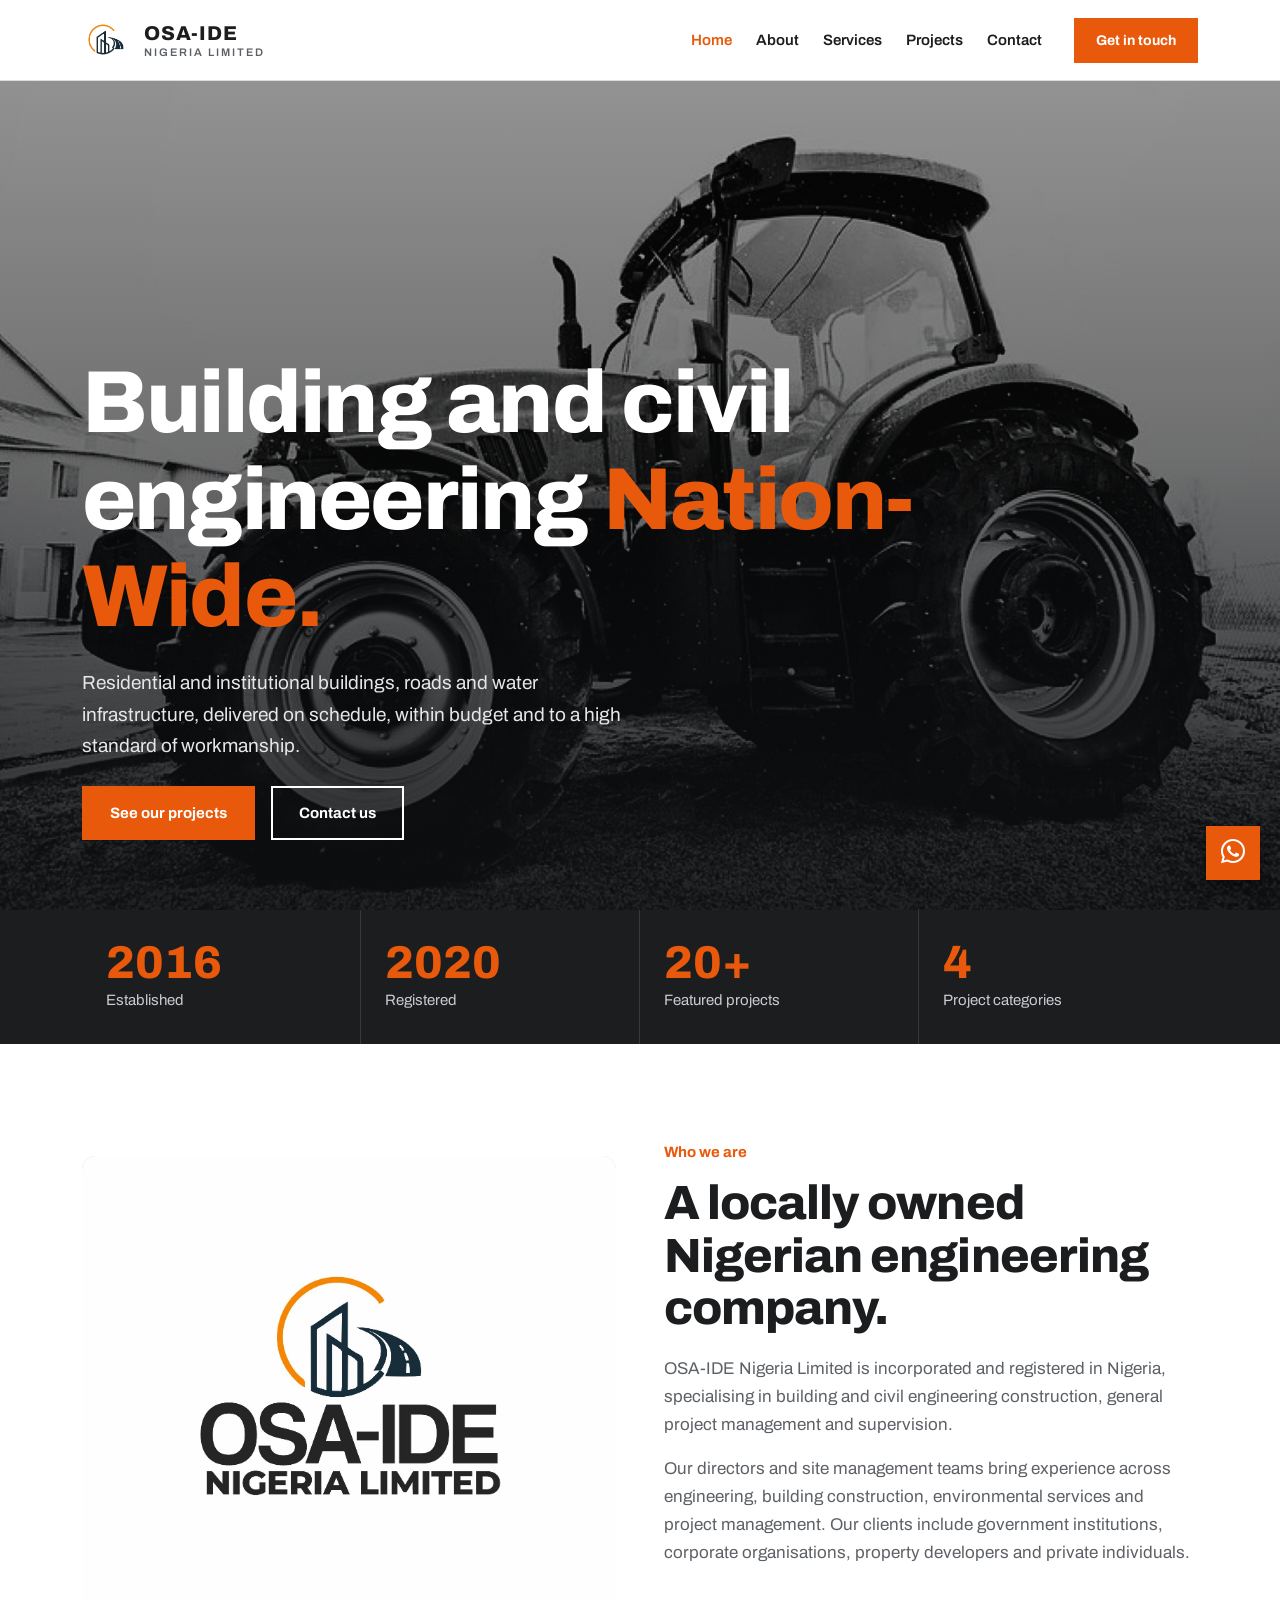
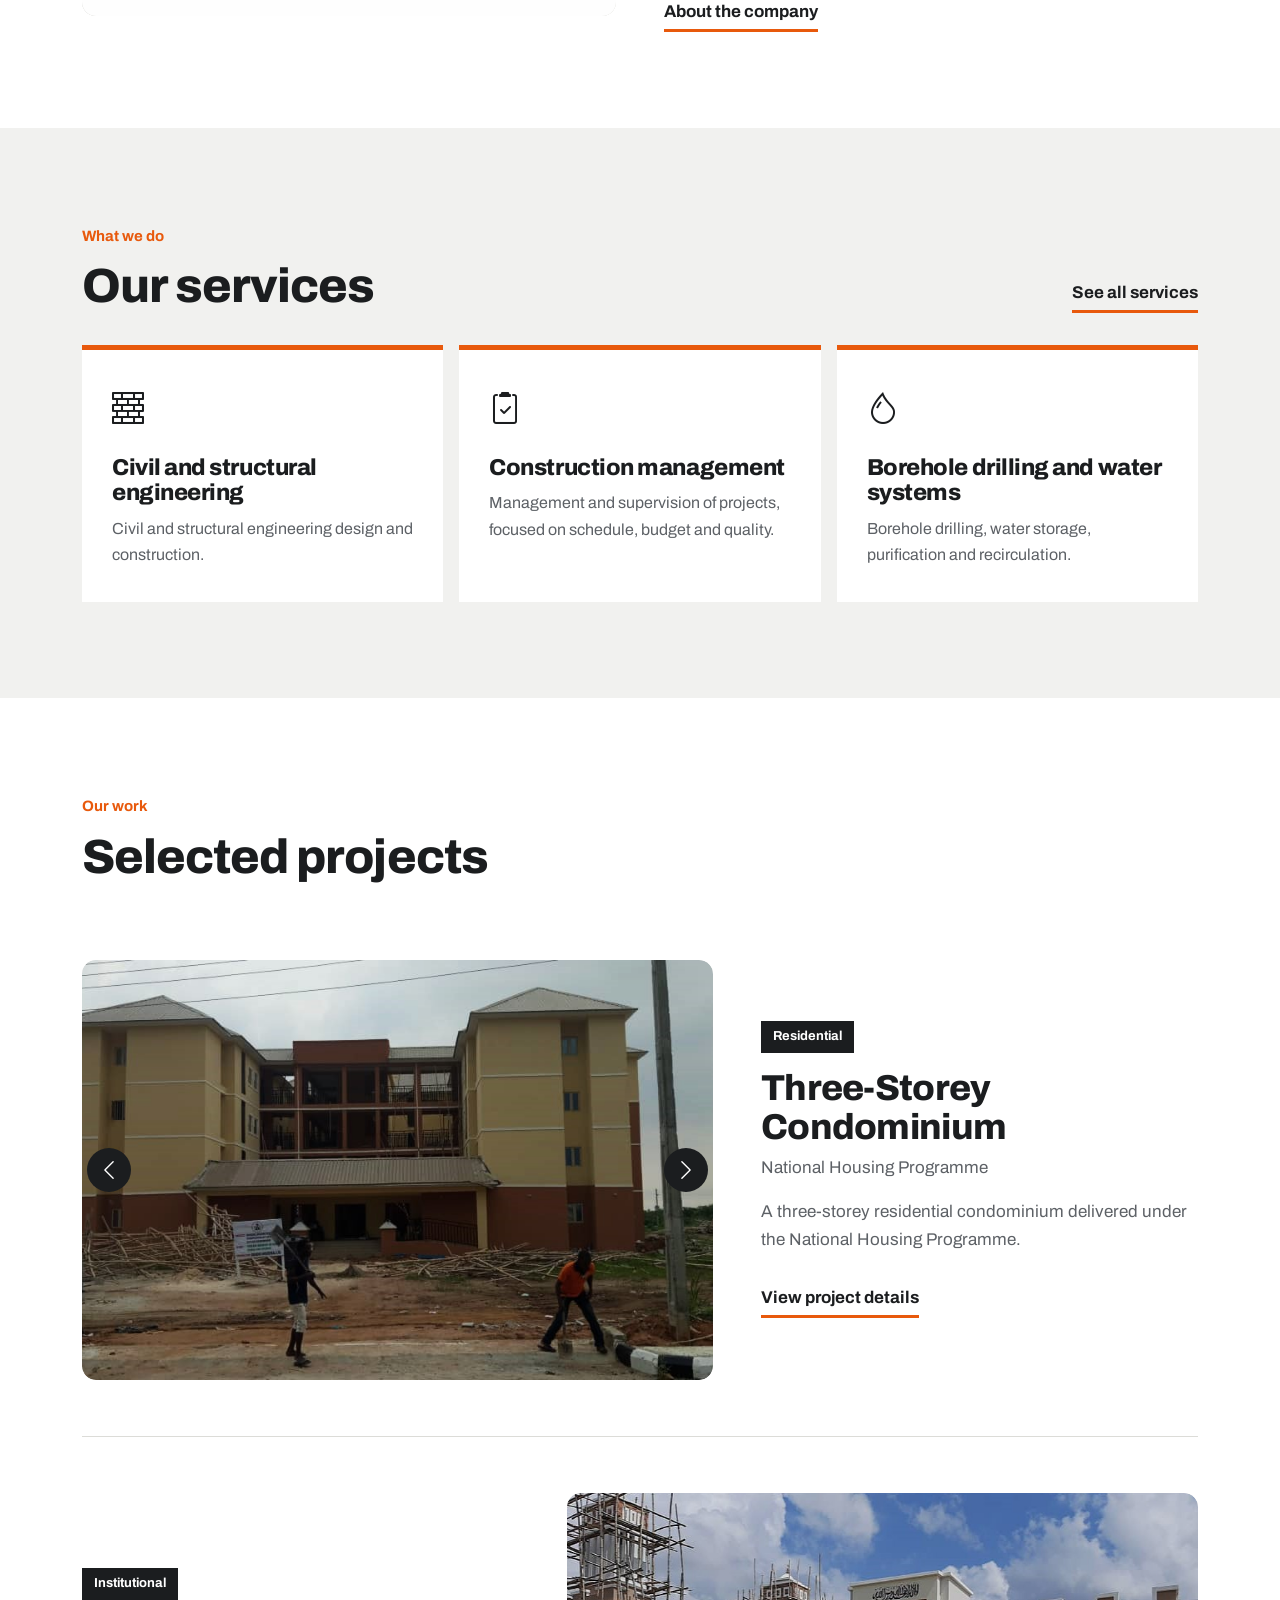
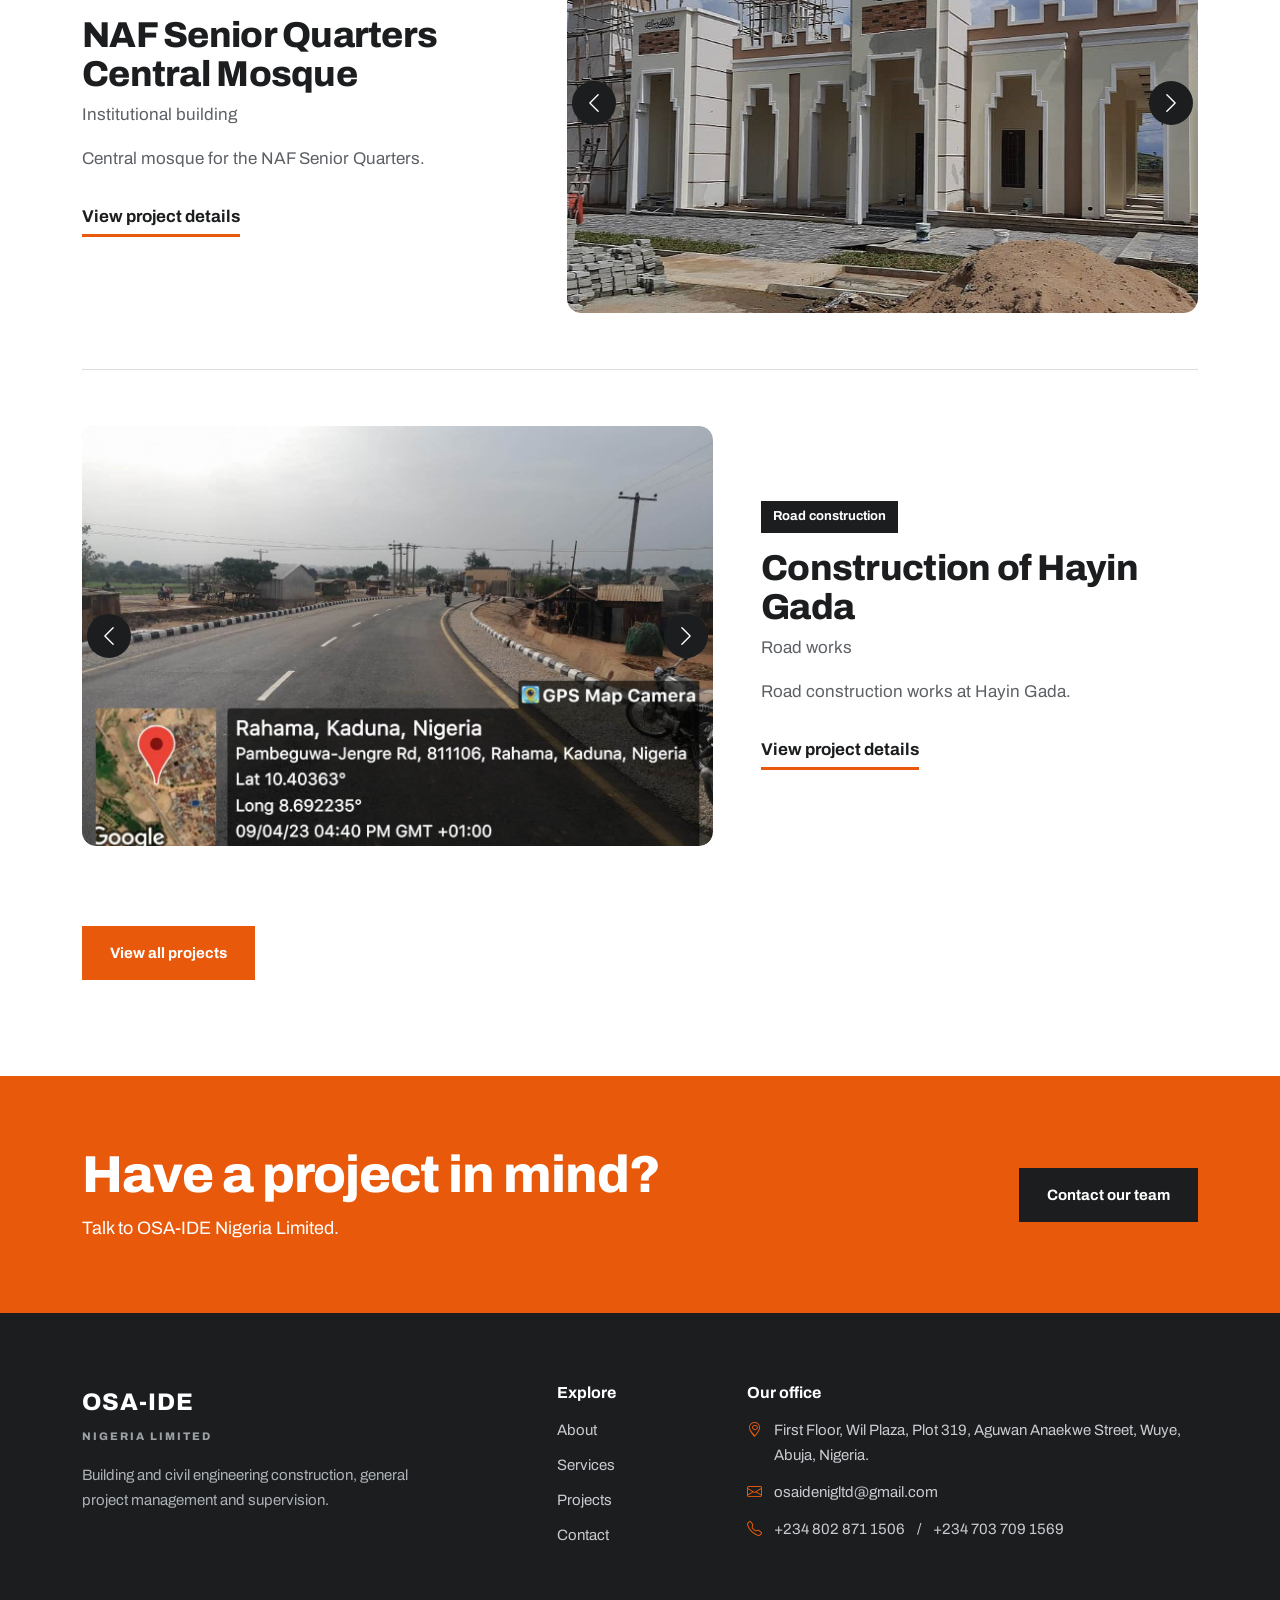
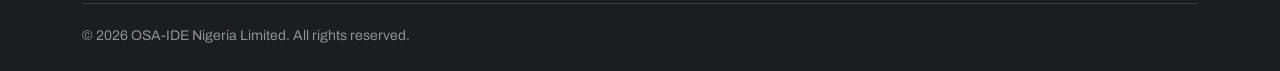
<file: index.html>
<!DOCTYPE html>
<html lang="en">
<head>
  <meta charset="UTF-8">
  <meta name="viewport" content="width=device-width, initial-scale=1.0">
  <title>OSA-IDE Nigeria Limited | Building and Civil Engineering, Abuja</title>
  <meta name="description" content="OSA-IDE Nigeria Limited is a Nigerian building and civil engineering construction company in Abuja, offering general project management and supervision.">
  <meta property="og:title" content="OSA-IDE Nigeria Limited">
  <meta property="og:image" content="IMAGES/hero.jpg">
  <link rel="icon" href="./IMAGES/LOGO/logo.png">
  <link href="https://cdn.jsdelivr.net/npm/bootstrap@5.3.3/dist/css/bootstrap.min.css" rel="stylesheet">
  <link rel="preconnect" href="https://fonts.googleapis.com"><link rel="preconnect" href="https://fonts.gstatic.com" crossorigin>
  <link href="https://fonts.googleapis.com/css2?family=Archivo:wght@400;500;600;700;800&display=swap" rel="stylesheet">
  <link rel="stylesheet" href="https://cdn.jsdelivr.net/npm/bootstrap-icons@1.11.3/font/bootstrap-icons.min.css">
  <link rel="stylesheet" href="style.css">
  <link rel="stylesheet" href="project.css">
  <link rel="stylesheet" href="project.css">
</head>
<body>
  <nav class="navbar navbar-expand-lg site-navbar sticky-top" aria-label="Main">
    <div class="container">
      <a class="navbar-brand d-flex align-items-center gap-3" href="index.html">
        <img src="./IMAGES/LOGO/logo.png" alt="OSA-IDE logo" class="brand-logo" width="46" height="46">
        <span class="brand-name">OSA-IDE<small>NIGERIA LIMITED</small></span>
      </a>
      <button class="navbar-toggler" type="button" data-bs-toggle="collapse" data-bs-target="#mainNav" aria-controls="mainNav" aria-expanded="false" aria-label="Toggle navigation"><span class="navbar-toggler-icon"></span></button>
      <div class="collapse navbar-collapse" id="mainNav">
        <ul class="navbar-nav ms-auto align-items-lg-center gap-lg-4">
          <li class="nav-item"><a class="nav-link active" href="index.html" aria-current="page">Home</a></li>
          <li class="nav-item"><a class="nav-link" href="about.html">About</a></li>
          <li class="nav-item"><a class="nav-link" href="services.html">Services</a></li>
          <li class="nav-item"><a class="nav-link" href="projects.html">Projects</a></li>
          <li class="nav-item"><a class="nav-link" href="contact.html">Contact</a></li>
          <li class="nav-item ms-lg-2"><a href="contact.html" class="btn btn-orange nav-cta">Get in touch</a></li>
        </ul>
      </div>
    </div>
  </nav>


  <!-- HERO BACKGROUND PHOTO: IMAGES/hero.jpg (wide landscape, about 1800px across, under 300KB). Set in style.css under "hero". -->
  <header class="hero"><div class="container hero-inner">
    <h1>Building and civil engineering <b>Nation-Wide.</b></h1>
    <p>Residential and institutional buildings, roads and water infrastructure, delivered on schedule, within budget and to a high standard of workmanship.</p>
    <div class="d-flex flex-wrap gap-3 mt-4"><a href="projects.html" class="btn btn-orange btn-lg">See our projects</a><a href="contact.html" class="btn btn-line btn-lg">Contact us</a></div>
  </div></header>

  <section class="stats" aria-label="Company facts"><div class="container"><div class="row g-0">
    <div class="col-6 col-lg-3"><div class="stat"><strong>2016</strong><span>Established</span></div></div>
    <div class="col-6 col-lg-3"><div class="stat"><strong>2020</strong><span>Registered</span></div></div>
    <div class="col-6 col-lg-3"><div class="stat"><strong>20+</strong><span>Featured projects</span></div></div>
    <div class="col-6 col-lg-3"><div class="stat"><strong>4</strong><span>Project categories</span></div></div>
  </div></div></section>

  <main>
  <section class="pad"><div class="container"><div class="row align-items-center g-5">
    <div class="col-lg-6">
      <!-- INTRO PHOTO: IMAGES/LOGO/Osaide.jpg (landscape, about 1200x800px) -->
      <div class="intro-img ph" data-path="./IMAGES/LOGO/Osaide.jpg"><img src="./IMAGES/LOGO/Osaide.jpg" alt="An OSA-IDE construction project" loading="lazy" data-fallback></div>
    </div>
    <div class="col-lg-6">
      <p class="label">Who we are</p><h2 class="title">A locally owned Nigerian engineering company.</h2>
      <p class="lead-copy">OSA-IDE Nigeria Limited is incorporated and registered in Nigeria, specialising in building and civil engineering construction, general project management and supervision.</p>
      <p class="lead-copy">Our directors and site management teams bring experience across engineering, building construction, environmental services and project management. Our clients include government institutions, corporate organisations, property developers and private individuals.</p>
      <a href="about.html" class="more">About the company</a>
    </div>
  </div></div></section>

  <!-- SERVICES: three highlights. The full list of seven is on services.html -->
  <section class="pad bg-grey"><div class="container">
    <div class="section-heading-row">
      <div><p class="label">What we do</p><h2 class="title mb-0">Our services</h2></div>
      <a href="services.html" class="more d-none d-md-inline-block mt-0">See all services</a>
    </div>
    <div class="row g-3"><div class="col-md-4"><div class="service"><i class="bi bi-bricks" aria-hidden="true"></i><h3>Civil and structural engineering</h3><p>Civil and structural engineering design and construction.</p></div></div><div class="col-md-4"><div class="service"><i class="bi bi-clipboard2-check" aria-hidden="true"></i><h3>Construction management</h3><p>Management and supervision of projects, focused on schedule, budget and quality.</p></div></div><div class="col-md-4"><div class="service"><i class="bi bi-droplet" aria-hidden="true"></i><h3>Borehole drilling and water systems</h3><p>Borehole drilling, water storage, purification and recirculation.</p></div></div></div>
    <a href="services.html" class="more d-md-none">See all services</a>
  </div></section>

  <!-- PROJECTS: three featured, each with a five-photo slider. All six are on projects.html -->
  <section class="pad"><div class="container">
    <p class="label">Our work</p><h2 class="title">Selected projects</h2>
    <!-- PROJECT 1: Three-Storey Condominium. Photos: IMAGES/Condominium/ -->
    <article class="project"><div class="row g-5 align-items-center">
      <div class="col-lg-7">
        <div id="car-condominium" class="carousel slide" aria-label="Three-Storey Condominium photos">
          <div class="carousel-inner">
            <div class="carousel-item ph active" data-path="./IMAGES/Condominium/Image1.jpg"><img src="./IMAGES/Condominium/Image1.jpg" alt="Three-Storey Condominium, photo 1 of 5" loading="lazy" data-fallback></div>
            <div class="carousel-item ph" data-path="./IMAGES/Condominium/Image2.jpg"><img src="./IMAGES/Condominium/Image2.jpg" alt="Three-Storey Condominium, photo 2 of 5" loading="lazy" data-fallback></div>
            <div class="carousel-item ph" data-path="./IMAGES/Condominium/Image3.jpg"><img src="./IMAGES/Condominium/Image3.jpg" alt="Three-Storey Condominium, photo 3 of 5" loading="lazy" data-fallback></div>
            <div class="carousel-item ph" data-path="./IMAGES/Condominium/Image4.jpg"><img src="./IMAGES/Condominium/Image4.jpg" alt="Three-Storey Condominium, photo 4 of 5" loading="lazy" data-fallback></div>
            <div class="carousel-item ph" data-path="./IMAGES/Condominium/Image5.jpg"><img src="./IMAGES/Condominium/Image5.jpg" alt="Three-Storey Condominium, photo 5 of 5" loading="lazy" data-fallback></div>
          </div>
          <button class="carousel-control-prev" type="button" data-bs-target="#car-condominium" data-bs-slide="prev" aria-label="Previous photo"><span class="carousel-control-prev-icon"></span></button>
          <button class="carousel-control-next" type="button" data-bs-target="#car-condominium" data-bs-slide="next" aria-label="Next photo"><span class="carousel-control-next-icon"></span></button>
        </div>
      </div>
      <div class="col-lg-5">
        <span class="tag">Residential</span><h3>Three-Storey Condominium</h3><p class="where">National Housing Programme</p><p class="lead-copy">A three-storey residential condominium delivered under the National Housing Programme.</p>
        <a class="more" href="project.html?p=condominium">View project details</a>
      </div>
    </div></article>

    <!-- PROJECT 2: NAF Senior Quarters Central Mosque. Photos: IMAGES/Mosque/ -->
    <article class="project"><div class="row g-5 align-items-center">
      <div class="col-lg-7 order-lg-2">
        <div id="car-mosque" class="carousel slide" aria-label="NAF Senior Quarters Central Mosque photos">
          <div class="carousel-inner">
            <div class="carousel-item ph active" data-path="./IMAGES/Mosque/Image1.jpg"><img src="./IMAGES/Mosque/Image1.jpg" alt="NAF Senior Quarters Central Mosque, photo 1 of 5" loading="lazy" data-fallback></div>
            <div class="carousel-item ph" data-path="./IMAGES/Mosque/Image2.jpg"><img src="./IMAGES/Mosque/Image2.jpg" alt="NAF Senior Quarters Central Mosque, photo 2 of 5" loading="lazy" data-fallback></div>
            <div class="carousel-item ph" data-path="./IMAGES/Mosque/image3.jpg"><img src="./IMAGES/Mosque/image3.jpg" alt="NAF Senior Quarters Central Mosque, photo 3 of 5" loading="lazy" data-fallback></div>
            <div class="carousel-item ph" data-path="./IMAGES/Mosque/image4.jpg"><img src="./IMAGES/Mosque/image4.jpg" alt="NAF Senior Quarters Central Mosque, photo 4 of 5" loading="lazy" data-fallback></div>
            <div class="carousel-item ph" data-path="./IMAGES/Mosque/image5.jpg"><img src="./IMAGES/Mosque/image5.jpg" alt="NAF Senior Quarters Central Mosque, photo 5 of 5" loading="lazy" data-fallback></div>
          </div>
          <button class="carousel-control-prev" type="button" data-bs-target="#car-mosque" data-bs-slide="prev" aria-label="Previous photo"><span class="carousel-control-prev-icon"></span></button>
          <button class="carousel-control-next" type="button" data-bs-target="#car-mosque" data-bs-slide="next" aria-label="Next photo"><span class="carousel-control-next-icon"></span></button>
        </div>
      </div>
      <div class="col-lg-5">
        <span class="tag">Institutional</span><h3>NAF Senior Quarters Central Mosque</h3><p class="where">Institutional building</p><p class="lead-copy">Central mosque for the NAF Senior Quarters.</p>
        <a class="more" href="project.html?p=mosque">View project details</a>
      </div>
    </div></article>

    <!-- PROJECT 3: Construction of Hayin Gada. Photos: IMAGES/HayinGada/ -->
    <article class="project"><div class="row g-5 align-items-center">
      <div class="col-lg-7">
        <div id="car-hayin-gada" class="carousel slide" aria-label="Construction of Hayin Gada photos">
          <div class="carousel-inner">
            <div class="carousel-item ph active" data-path="./IMAGES/HayinGada/Image1.jpg"><img src="./IMAGES/HayinGada/Image1.jpg" alt="Construction of Hayin Gada, photo 1 of 5" loading="lazy" data-fallback></div>
            <div class="carousel-item ph" data-path="./IMAGES/HayinGada/Image2.jpg"><img src="./IMAGES/HayinGada/Image2.jpg" alt="Construction of Hayin Gada, photo 2 of 5" loading="lazy" data-fallback></div>
            <div class="carousel-item ph" data-path="./IMAGES/HayinGada/Image3.jpg"><img src="./IMAGES/HayinGada/Image3.jpg" alt="Construction of Hayin Gada, photo 3 of 5" loading="lazy" data-fallback></div>
            <div class="carousel-item ph" data-path="./IMAGES/HayinGada/Image4.jpg"><img src="./IMAGES/HayinGada/Image4.jpg" alt="Construction of Hayin Gada, photo 4 of 5" loading="lazy" data-fallback></div>
            <div class="carousel-item ph" data-path="./IMAGES/HayinGada/Image5.jpg"><img src="./IMAGES/HayinGada/Image5.jpg" alt="Construction of Hayin Gada, photo 5 of 5" loading="lazy" data-fallback></div>
          </div>
          <button class="carousel-control-prev" type="button" data-bs-target="#car-hayin-gada" data-bs-slide="prev" aria-label="Previous photo"><span class="carousel-control-prev-icon"></span></button>
          <button class="carousel-control-next" type="button" data-bs-target="#car-hayin-gada" data-bs-slide="next" aria-label="Next photo"><span class="carousel-control-next-icon"></span></button>
        </div>
      </div>
      <div class="col-lg-5">
        <span class="tag">Road construction</span><h3>Construction of Hayin Gada</h3><p class="where">Road works</p><p class="lead-copy">Road construction works at Hayin Gada.</p>
        <a class="more" href="project.html?p=hayin-gada">View project details</a>
      </div>
    </div></article>

    <div class="mt-4"><a href="projects.html" class="btn btn-orange btn-lg">View all projects</a></div>
  </div></section>

  <section class="cta"><div class="container d-flex flex-wrap justify-content-between align-items-center gap-4">
    <div><h2>Have a project in mind?</h2><p>Talk to OSA-IDE Nigeria Limited.</p></div><a href="contact.html" class="btn btn-dark2 btn-lg">Contact our team</a>
  </div></section>
  </main>

  <footer class="site-footer"><div class="container">
    <div class="row gy-5">
      <div class="col-lg-5"><a class="footer-brand" href="index.html">OSA-IDE<span>NIGERIA LIMITED</span></a>
        <p class="d">Building and civil engineering construction, general project management and supervision.</p></div>
      <div class="col-6 col-lg-2 footer-links"><h4>Explore</h4><a href="about.html">About</a><a href="services.html">Services</a><a href="projects.html">Projects</a><a href="contact.html">Contact</a></div>
      <div class="col-6 col-lg-5"><h4>Our office</h4>
        <p class="footer-contact"><i class="bi bi-geo-alt" aria-hidden="true"></i><span>First Floor, Wil Plaza, Plot 319, Aguwan Anaekwe Street, Wuye, Abuja, Nigeria.</span></p>
        <p class="footer-contact js-email"><i class="bi bi-envelope" aria-hidden="true"></i><a href="#"></a></p>
        <p class="footer-contact js-phone"><i class="bi bi-telephone" aria-hidden="true"></i><a href="#"></a></p>
      </div>
    </div>
    <div class="footer-bottom">&copy; <span class="js-year">2026</span> OSA-IDE Nigeria Limited. All rights reserved.</div>
  </div></footer>
  <a href="contact.html" class="floating-contact" aria-label="Contact OSA-IDE"><i class="bi bi-chat-dots"></i></a>

  <a href="contact.html" class="floating-contact" aria-label="Contact OSA-IDE"><i class="bi bi-chat-dots"></i></a>
  <script src="https://cdn.jsdelivr.net/npm/bootstrap@5.3.3/dist/js/bootstrap.bundle.min.js"></script>
  <script src="js/script.js"></script>
</body>
</html>
</file>
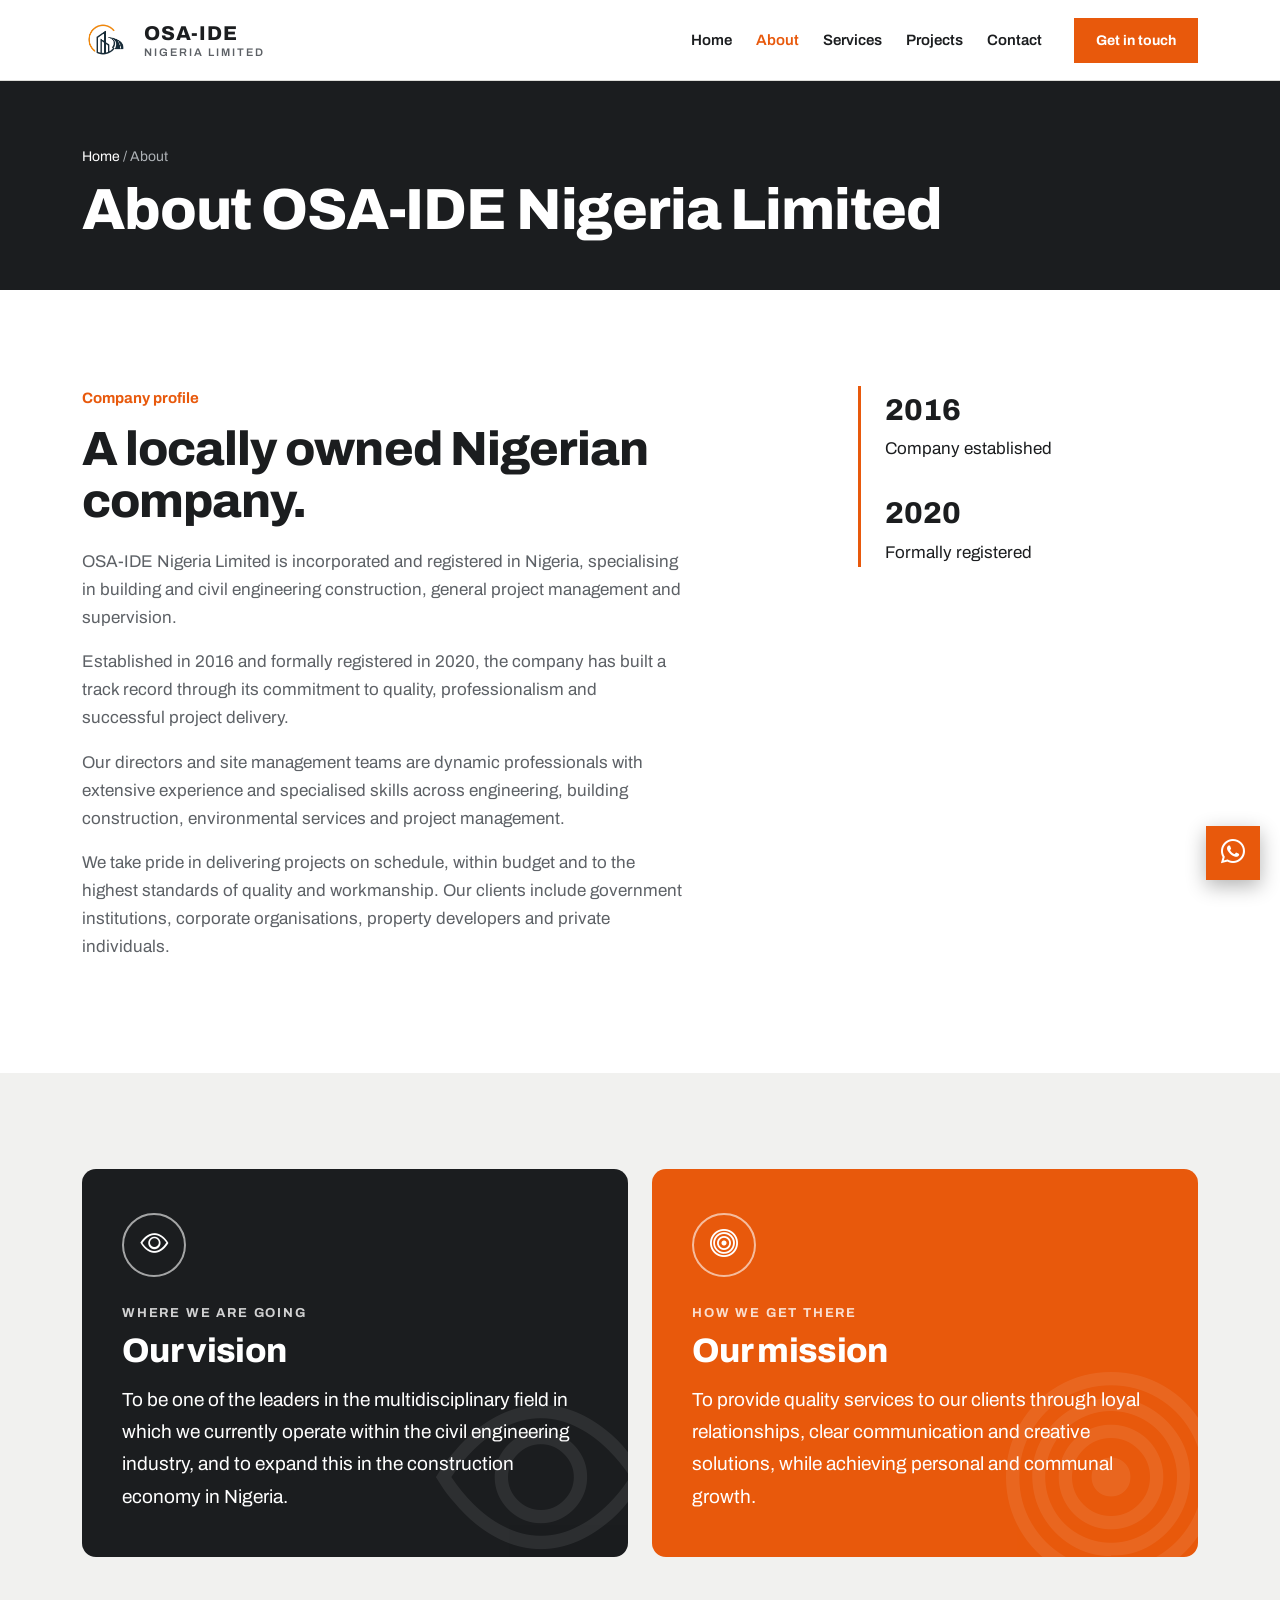
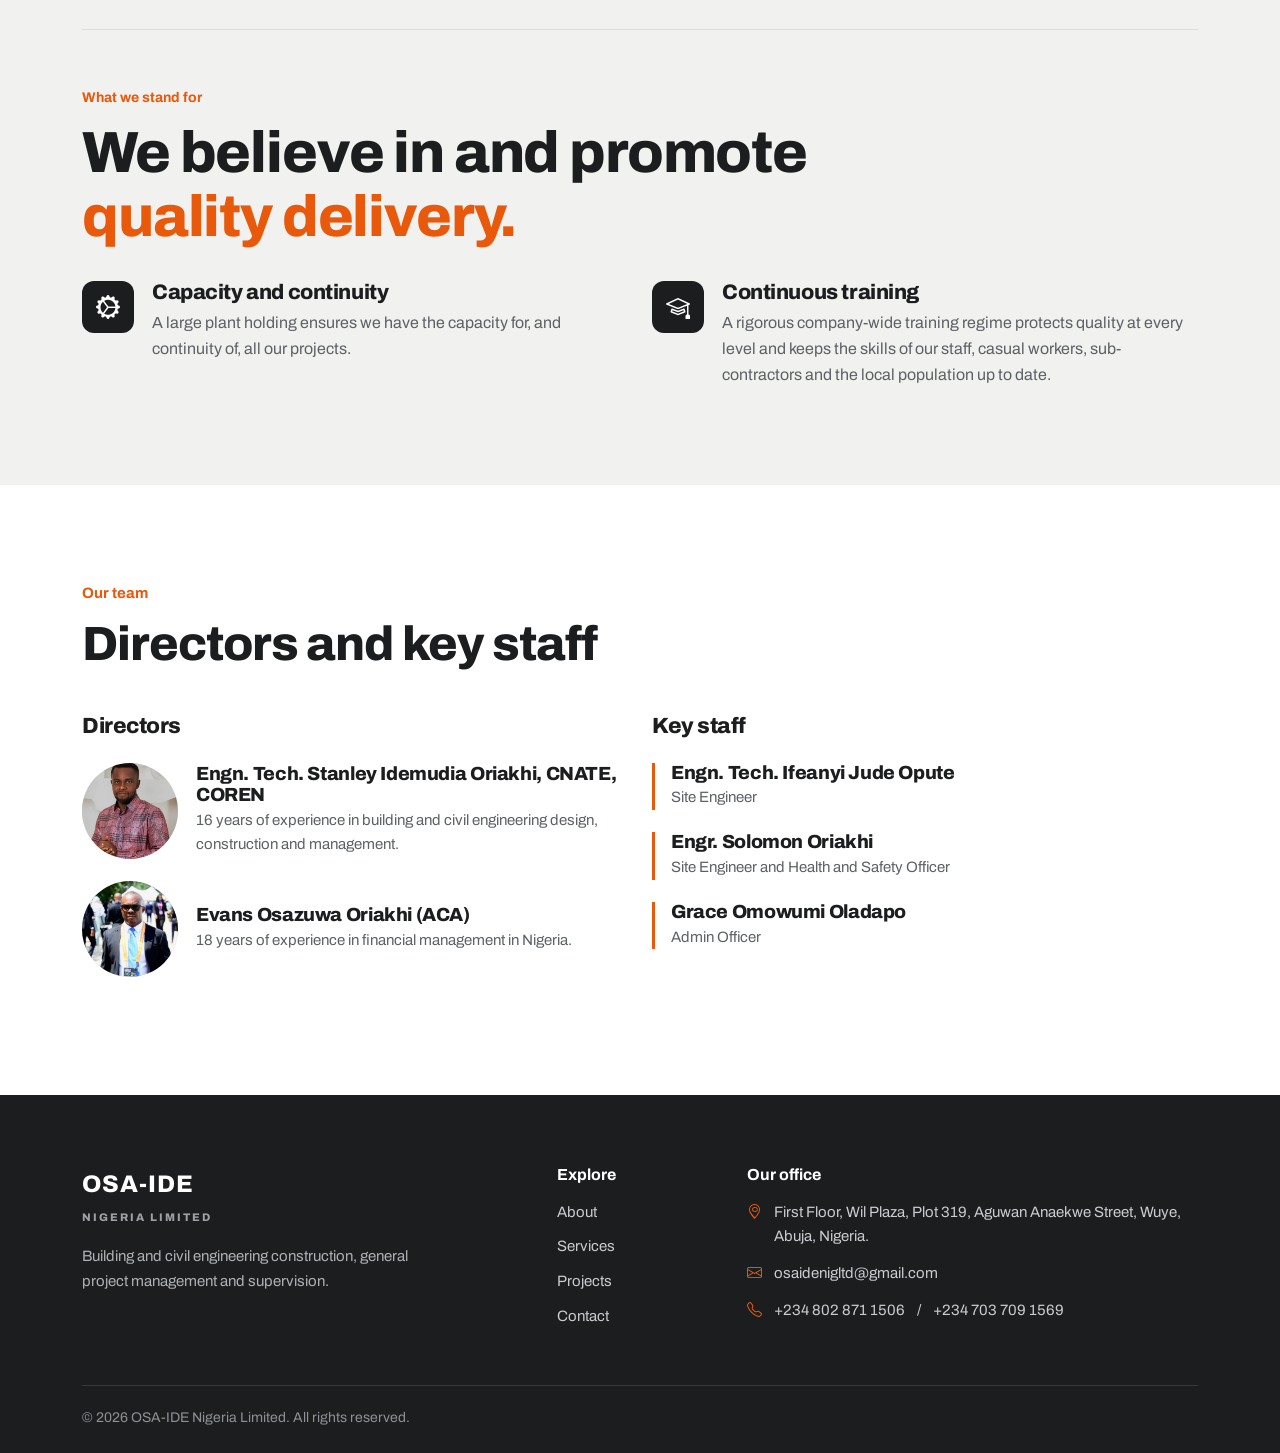
<file: about.html>
<!DOCTYPE html>
<html lang="en">
<head>
  <meta charset="UTF-8">
  <meta name="viewport" content="width=device-width, initial-scale=1.0">
  <title>About Us | OSA-IDE Nigeria Limited</title>
  <meta name="description" content="About OSA-IDE Nigeria Limited, a locally owned Nigerian building and civil engineering company.">
  <link rel="icon" href="./IMAGES/LOGO/logo.png">
  <link href="https://cdn.jsdelivr.net/npm/bootstrap@5.3.3/dist/css/bootstrap.min.css" rel="stylesheet">
  <link rel="preconnect" href="https://fonts.googleapis.com"><link rel="preconnect" href="https://fonts.gstatic.com" crossorigin>
  <link href="https://fonts.googleapis.com/css2?family=Archivo:wght@400;500;600;700;800&display=swap" rel="stylesheet">
  <link rel="stylesheet" href="https://cdn.jsdelivr.net/npm/bootstrap-icons@1.11.3/font/bootstrap-icons.min.css">
  <link rel="stylesheet" href="style.css">
  <link rel="stylesheet" href="project.css">
</head>
<body>
  <nav class="navbar navbar-expand-lg site-navbar sticky-top" aria-label="Main">
    <div class="container">
      <a class="navbar-brand d-flex align-items-center gap-3" href="index.html">
        <img src="./IMAGES/LOGO/logo.png" alt="OSA-IDE logo" class="brand-logo" width="46" height="46">
        <span class="brand-name">OSA-IDE<small>NIGERIA LIMITED</small></span>
      </a>
      <button class="navbar-toggler" type="button" data-bs-toggle="collapse" data-bs-target="#mainNav" aria-controls="mainNav" aria-expanded="false" aria-label="Toggle navigation"><span class="navbar-toggler-icon"></span></button>
      <div class="collapse navbar-collapse" id="mainNav">
        <ul class="navbar-nav ms-auto align-items-lg-center gap-lg-4">
          <li class="nav-item"><a class="nav-link" href="index.html">Home</a></li>
          <li class="nav-item"><a class="nav-link active" href="about.html" aria-current="page">About</a></li>
          <li class="nav-item"><a class="nav-link" href="services.html">Services</a></li>
          <li class="nav-item"><a class="nav-link" href="projects.html">Projects</a></li>
          <li class="nav-item"><a class="nav-link" href="contact.html">Contact</a></li>
          <li class="nav-item ms-lg-2"><a href="contact.html" class="btn btn-orange nav-cta">Get in touch</a></li>
        </ul>
      </div>
    </div>
  </nav>

  <header class="page-head"><div class="container"><div class="crumbs"><a href="index.html">Home</a> / About</div><h1>About OSA-IDE Nigeria Limited</h1></div></header>
  <main>
  <section class="pad"><div class="container"><div class="row g-5">
    <div class="col-lg-7">
      <p class="label">Company profile</p>
      <h2 class="title">A locally owned Nigerian company.</h2>
      <p class="lead-copy">OSA-IDE Nigeria Limited is incorporated and registered in Nigeria, specialising in building and civil engineering construction, general project management and supervision.</p>
      <p class="lead-copy">Established in 2016 and formally registered in 2020, the company has built a track record through its commitment to quality, professionalism and successful project delivery.</p>
      <p class="lead-copy">Our directors and site management teams are dynamic professionals with extensive experience and specialised skills across engineering, building construction, environmental services and project management.</p>
      <p class="lead-copy">We take pride in delivering projects on schedule, within budget and to the highest standards of quality and workmanship. Our clients include government institutions, corporate organisations, property developers and private individuals.</p>
    </div>
    <div class="col-lg-4 offset-lg-1"><div class="timeline">
      <div><strong>2016</strong>Company established</div>
      <div><strong>2020</strong>Formally registered</div>
    </div></div>
  </div></div></section>
  <!-- VISION AND MISSION: from the printed company profile (page 2). The photo of the page was faint, so please re-read the wording. -->
  <section class="pad bg-grey"><div class="container">
    <div class="row g-4">
      <div class="col-lg-6"><div class="vm-card dark">
        <i class="bi bi-eye vm-mark" aria-hidden="true"></i>
        <div class="vm-icon"><i class="bi bi-eye" aria-hidden="true"></i></div>
        <p class="k">Where we are going</p><h3>Our vision</h3>
        <p>To be one of the leaders in the multidisciplinary field in which we currently operate within the civil engineering industry, and to expand this in the construction economy in Nigeria.</p>
      </div></div>
      <div class="col-lg-6"><div class="vm-card accent">
        <i class="bi bi-bullseye vm-mark" aria-hidden="true"></i>
        <div class="vm-icon"><i class="bi bi-bullseye" aria-hidden="true"></i></div>
        <p class="k">How we get there</p><h3>Our mission</h3>
        <p>To provide quality services to our clients through loyal relationships, clear communication and creative solutions, while achieving personal and communal growth.</p>
      </div></div>
    </div>

    <div class="belief">
      <p class="k">What we stand for</p>
      <h2>We believe in and promote <span>quality delivery.</span></h2>
      <div class="row g-4 mt-2">
        <div class="col-md-6"><div class="belief-item"><i class="bi bi-gear-wide-connected" aria-hidden="true"></i><div><h3>Capacity and continuity</h3><p>A large plant holding ensures we have the capacity for, and continuity of, all our projects.</p></div></div></div>
        <div class="col-md-6"><div class="belief-item"><i class="bi bi-mortarboard" aria-hidden="true"></i><div><h3>Continuous training</h3><p>A rigorous company-wide training regime protects quality at every level and keeps the skills of our staff, casual workers, sub-contractors and the local population up to date.</p></div></div></div>
      </div>
    </div>
  </div></section>

  <section class="pad"><div class="container">
    <p class="label">Our team</p><h2 class="title">Directors and key staff</h2>
    <!-- DIRECTOR PHOTOS: IMAGES/team/stanley-oriakhi.jpg and IMAGES/team/evans-oriakhi.jpg (square, cropped, about 400x400px). Key staff are listed without photos for now. -->
    <div class="row g-4 mt-1">
      <div class="col-lg-6"><h3 class="mb-4" style="font-size:22px">Directors</h3>
        <div class="person"><div class="ph" data-path="./IMAGES/team/stanley-oriakhi.jpg"><img src="./IMAGES/Stanley.jpg" alt="Engn. Tech. Stanley Idemudia Oriakhi, CNATE, COREN" loading="lazy" onerror="this.classList.add('img-missing')"></div><div><h3>Engn. Tech. Stanley Idemudia Oriakhi, CNATE, COREN</h3><p>16 years of experience in building and civil engineering design, construction and management.</p></div></div>
        <div class="person"><div class="ph" data-path="./IMAGES/team/evans-oriakhi.jpg"><img src="./IMAGES/Osazuwa.jpg" alt="Evans Osazuwa Oriakhi (ACA)" loading="lazy" onerror="this.classList.add('img-missing')"></div><div><h3>Evans Osazuwa Oriakhi (ACA)</h3><p>18 years of experience in financial management in Nigeria.</p></div></div>
      </div>
      <div class="col-lg-6"><h3 class="mb-4" style="font-size:22px">Key staff</h3>
        <div class="person np"><div><h3>Engn. Tech. Ifeanyi Jude Opute</h3><p>Site Engineer</p></div></div>
        <div class="person np"><div><h3>Engr. Solomon Oriakhi</h3><p>Site Engineer and Health and Safety Officer</p></div></div>
        <div class="person np"><div><h3>Grace Omowumi Oladapo</h3><p>Admin Officer</p></div></div>
      </div>
    </div>
  </div></section>
  </main>
  <footer class="site-footer"><div class="container">
    <div class="row gy-5">
      <div class="col-lg-5"><a class="footer-brand" href="index.html">OSA-IDE<span>NIGERIA LIMITED</span></a>
        <p class="d">Building and civil engineering construction, general project management and supervision.</p></div>
      <div class="col-6 col-lg-2 footer-links"><h4>Explore</h4><a href="about.html">About</a><a href="services.html">Services</a><a href="projects.html">Projects</a><a href="contact.html">Contact</a></div>
      <div class="col-6 col-lg-5"><h4>Our office</h4>
        <p class="footer-contact"><i class="bi bi-geo-alt" aria-hidden="true"></i><span>First Floor, Wil Plaza, Plot 319, Aguwan Anaekwe Street, Wuye, Abuja, Nigeria.</span></p>
        <p class="footer-contact js-email"><i class="bi bi-envelope" aria-hidden="true"></i><a href="#"></a></p>
        <p class="footer-contact js-phone"><i class="bi bi-telephone" aria-hidden="true"></i><a href="#"></a></p>
      </div>
    </div>
    <div class="footer-bottom">&copy; <span class="js-year">2026</span> OSA-IDE Nigeria Limited. All rights reserved.</div>
  </div></footer>
  <a href="contact.html" class="floating-contact" aria-label="Contact OSA-IDE"><i class="bi bi-chat-dots"></i></a>

  <script src="https://cdn.jsdelivr.net/npm/bootstrap@5.3.3/dist/js/bootstrap.bundle.min.js"></script>
  <script src="https://cdn.jsdelivr.net/npm/bootstrap@5.3.3/dist/js/bootstrap.bundle.min.js"></script>
  <script src="js/script.js"></script>
</body>
</html>
</file>
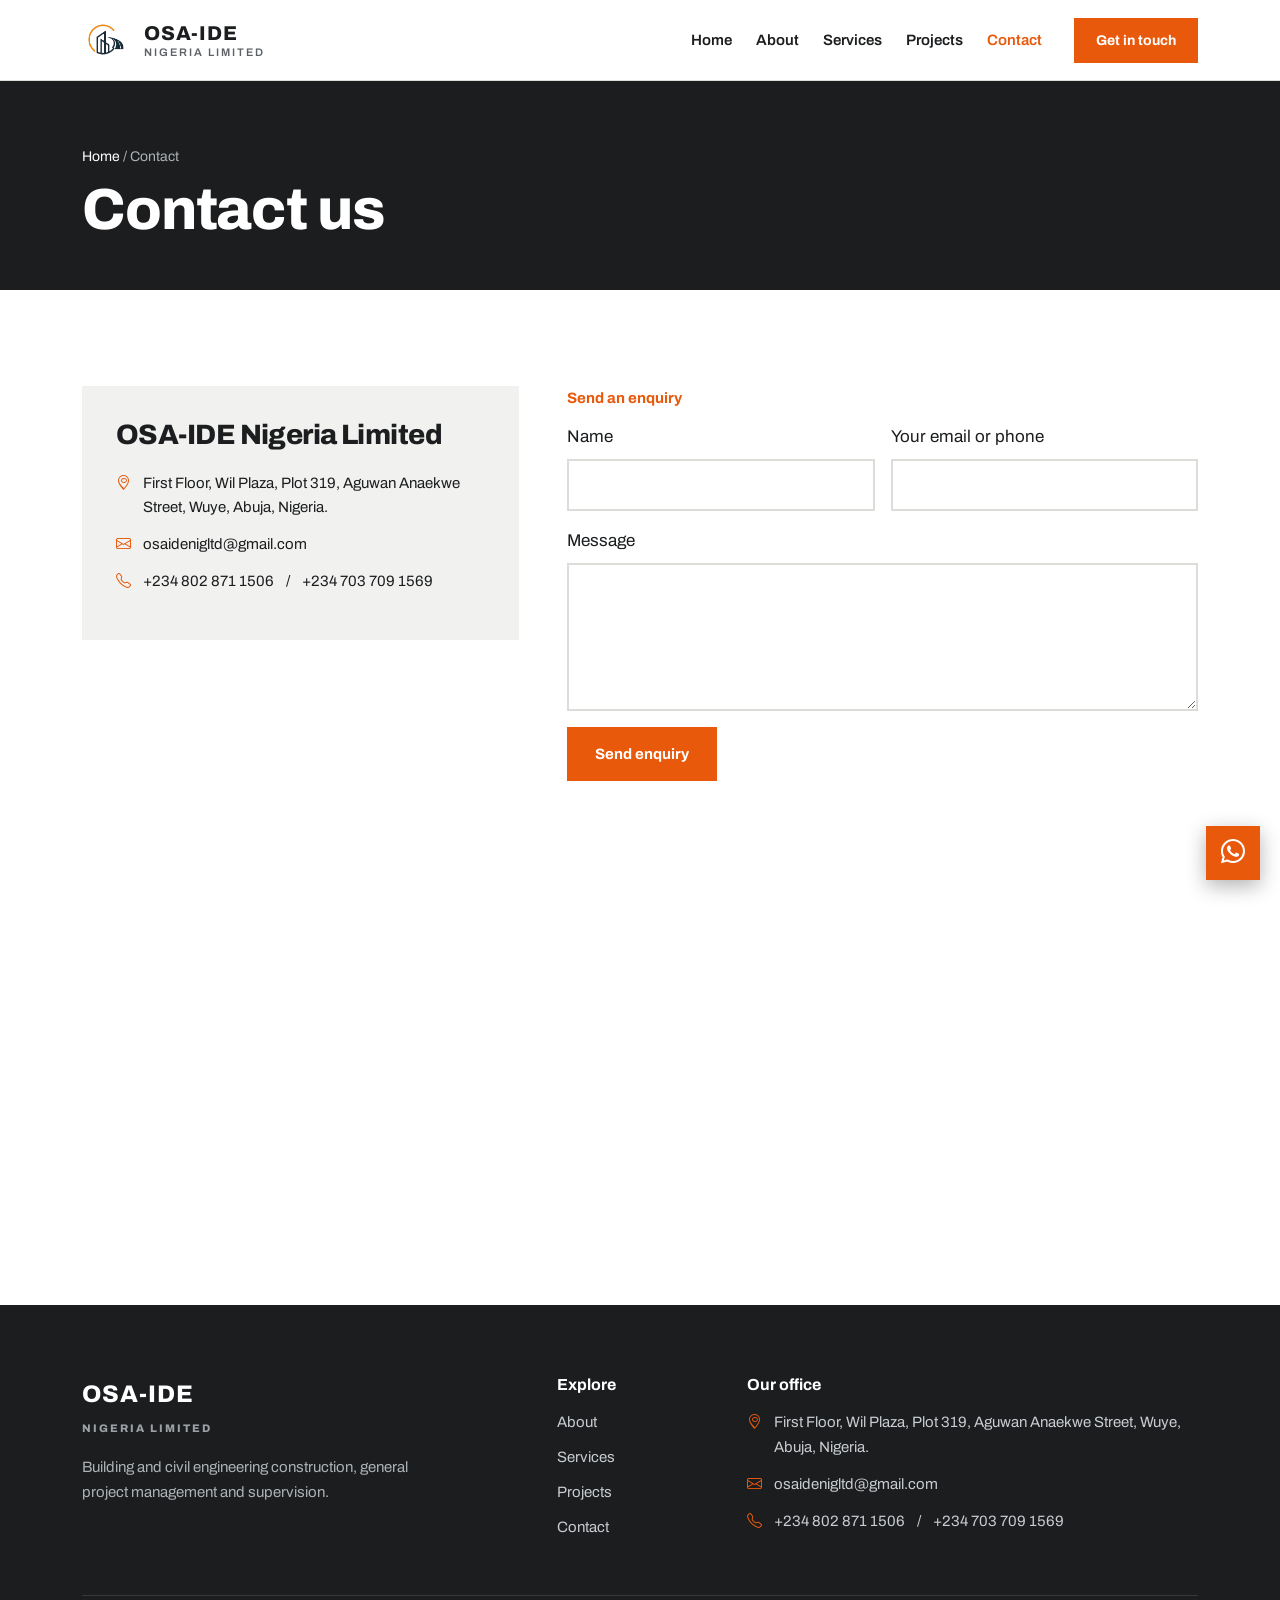
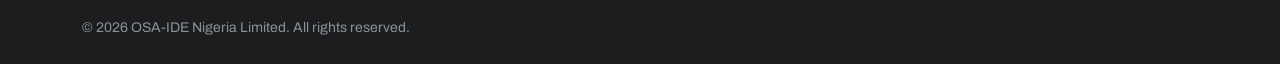
<file: contact.html>
<!DOCTYPE html>
<html lang="en">
<head>
  <meta charset="UTF-8">
  <meta name="viewport" content="width=device-width, initial-scale=1.0">
  <title>Contact | OSA-IDE Nigeria Limited</title>
  <meta name="description" content="Contact OSA-IDE Nigeria Limited, First Floor, Wil Plaza, Plot 319, Aguwan Anaekwe Street, Wuye, Abuja.">
  <link rel="icon" href="./IMAGES/LOGO/logo.png">
  <link href="https://cdn.jsdelivr.net/npm/bootstrap@5.3.3/dist/css/bootstrap.min.css" rel="stylesheet">
  <link rel="preconnect" href="https://fonts.googleapis.com"><link rel="preconnect" href="https://fonts.gstatic.com" crossorigin>
  <link href="https://fonts.googleapis.com/css2?family=Archivo:wght@400;500;600;700;800&display=swap" rel="stylesheet">
  <link rel="stylesheet" href="https://cdn.jsdelivr.net/npm/bootstrap-icons@1.11.3/font/bootstrap-icons.min.css">
  <link rel="stylesheet" href="style.css">
  <link rel="stylesheet" href="project.css">
</head>
<body>
  <nav class="navbar navbar-expand-lg site-navbar sticky-top" aria-label="Main">
    <div class="container">
      <a class="navbar-brand d-flex align-items-center gap-3" href="index.html">
        <img src="./IMAGES/LOGO/logo.png" alt="OSA-IDE logo" class="brand-logo" width="46" height="46">
        <span class="brand-name">OSA-IDE<small>NIGERIA LIMITED</small></span>
      </a>
      <button class="navbar-toggler" type="button" data-bs-toggle="collapse" data-bs-target="#mainNav" aria-controls="mainNav" aria-expanded="false" aria-label="Toggle navigation"><span class="navbar-toggler-icon"></span></button>
      <div class="collapse navbar-collapse" id="mainNav">
        <ul class="navbar-nav ms-auto align-items-lg-center gap-lg-4">
          <li class="nav-item"><a class="nav-link" href="index.html">Home</a></li>
          <li class="nav-item"><a class="nav-link" href="about.html">About</a></li>
          <li class="nav-item"><a class="nav-link" href="services.html">Services</a></li>
          <li class="nav-item"><a class="nav-link" href="projects.html">Projects</a></li>
          <li class="nav-item"><a class="nav-link active" href="contact.html" aria-current="page">Contact</a></li>
          <li class="nav-item ms-lg-2"><a href="contact.html" class="btn btn-orange nav-cta">Get in touch</a></li>
        </ul>
      </div>
    </div>
  </nav>

  <header class="page-head"><div class="container"><div class="crumbs"><a href="index.html">Home</a> / Contact</div><h1>Contact us</h1></div></header>
  <main class="pad"><div class="container"><div class="row g-5">
    <div class="col-lg-5"><div class="contact-card">
      <h2 class="title" style="font-size:28px">OSA-IDE Nigeria Limited</h2>
      <p class="footer-contact"><i class="bi bi-geo-alt" aria-hidden="true"></i><span>First Floor, Wil Plaza, Plot 319, Aguwan Anaekwe Street, Wuye, Abuja, Nigeria.</span></p>
      <!-- Email and phone fill in from the CONTACT block at the top of js/script.js -->
      <p class="footer-contact js-email"><i class="bi bi-envelope" aria-hidden="true"></i><a href="#"></a></p>
      <p class="footer-contact js-phone"><i class="bi bi-telephone" aria-hidden="true"></i><a href="#"></a></p>
    </div></div>
    <div class="col-lg-7">
      <p class="label">Send an enquiry</p>
      <form id="enq" class="row g-3">
        <div class="col-md-6"><label class="form-label" for="n">Name</label><input class="form-control" id="n" required></div>
        <div class="col-md-6"><label class="form-label" for="e">Your email or phone</label><input class="form-control" id="e" required></div>
        <div class="col-12"><label class="form-label" for="m">Message</label><textarea class="form-control" id="m" rows="5" required></textarea></div>
        <div class="col-12"><button class="btn btn-orange" type="submit">Send enquiry</button> <span id="note" class="ms-2"></span></div>
      </form>
    </div>
  </div></div>
  <div class="container mt-5"><iframe class="map" title="Map of OSA-IDE office" loading="lazy" src="https://www.google.com/maps?q=Wil+Plaza,+Aguwan+Anaekwe+Street,+Wuye,+Abuja&output=embed"></iframe></div>
  </main>
  <footer class="site-footer"><div class="container">
    <div class="row gy-5">
      <div class="col-lg-5"><a class="footer-brand" href="index.html">OSA-IDE<span>NIGERIA LIMITED</span></a>
        <p class="d">Building and civil engineering construction, general project management and supervision.</p></div>
      <div class="col-6 col-lg-2 footer-links"><h4>Explore</h4><a href="about.html">About</a><a href="services.html">Services</a><a href="projects.html">Projects</a><a href="contact.html">Contact</a></div>
      <div class="col-6 col-lg-5"><h4>Our office</h4>
        <p class="footer-contact"><i class="bi bi-geo-alt" aria-hidden="true"></i><span>First Floor, Wil Plaza, Plot 319, Aguwan Anaekwe Street, Wuye, Abuja, Nigeria.</span></p>
        <p class="footer-contact js-email"><i class="bi bi-envelope" aria-hidden="true"></i><a href="#"></a></p>
        <p class="footer-contact js-phone"><i class="bi bi-telephone" aria-hidden="true"></i><a href="#"></a></p>
      </div>
    </div>
    <div class="footer-bottom">&copy; <span class="js-year">2026</span> OSA-IDE Nigeria Limited. All rights reserved.</div>
  </div></footer>
  <a href="contact.html" class="floating-contact" aria-label="Contact OSA-IDE"><i class="bi bi-chat-dots"></i></a>

  <script src="https://cdn.jsdelivr.net/npm/bootstrap@5.3.3/dist/js/bootstrap.bundle.min.js"></script>
  <script src="https://cdn.jsdelivr.net/npm/bootstrap@5.3.3/dist/js/bootstrap.bundle.min.js"></script>
  <script>
  document.getElementById("enq").addEventListener("submit",function(ev){
    ev.preventDefault();
    var t="Enquiry from "+n.value, b=m.value+"\n\nFrom: "+n.value+" ("+e.value+")";
    if(CONTACT.whatsapp){window.open("https://wa.me/"+CONTACT.whatsapp+"?text="+encodeURIComponent(b),"_blank");}
    else if(CONTACT.email){location.href="mailto:"+CONTACT.email+"?subject="+encodeURIComponent(t)+"&body="+encodeURIComponent(b);}
    else{note.textContent="Add the company email or WhatsApp number in js/script.js to enable this form.";}
  });
  </script>
  <script src="js/script.js"></script>
</body>
</html>
</file>
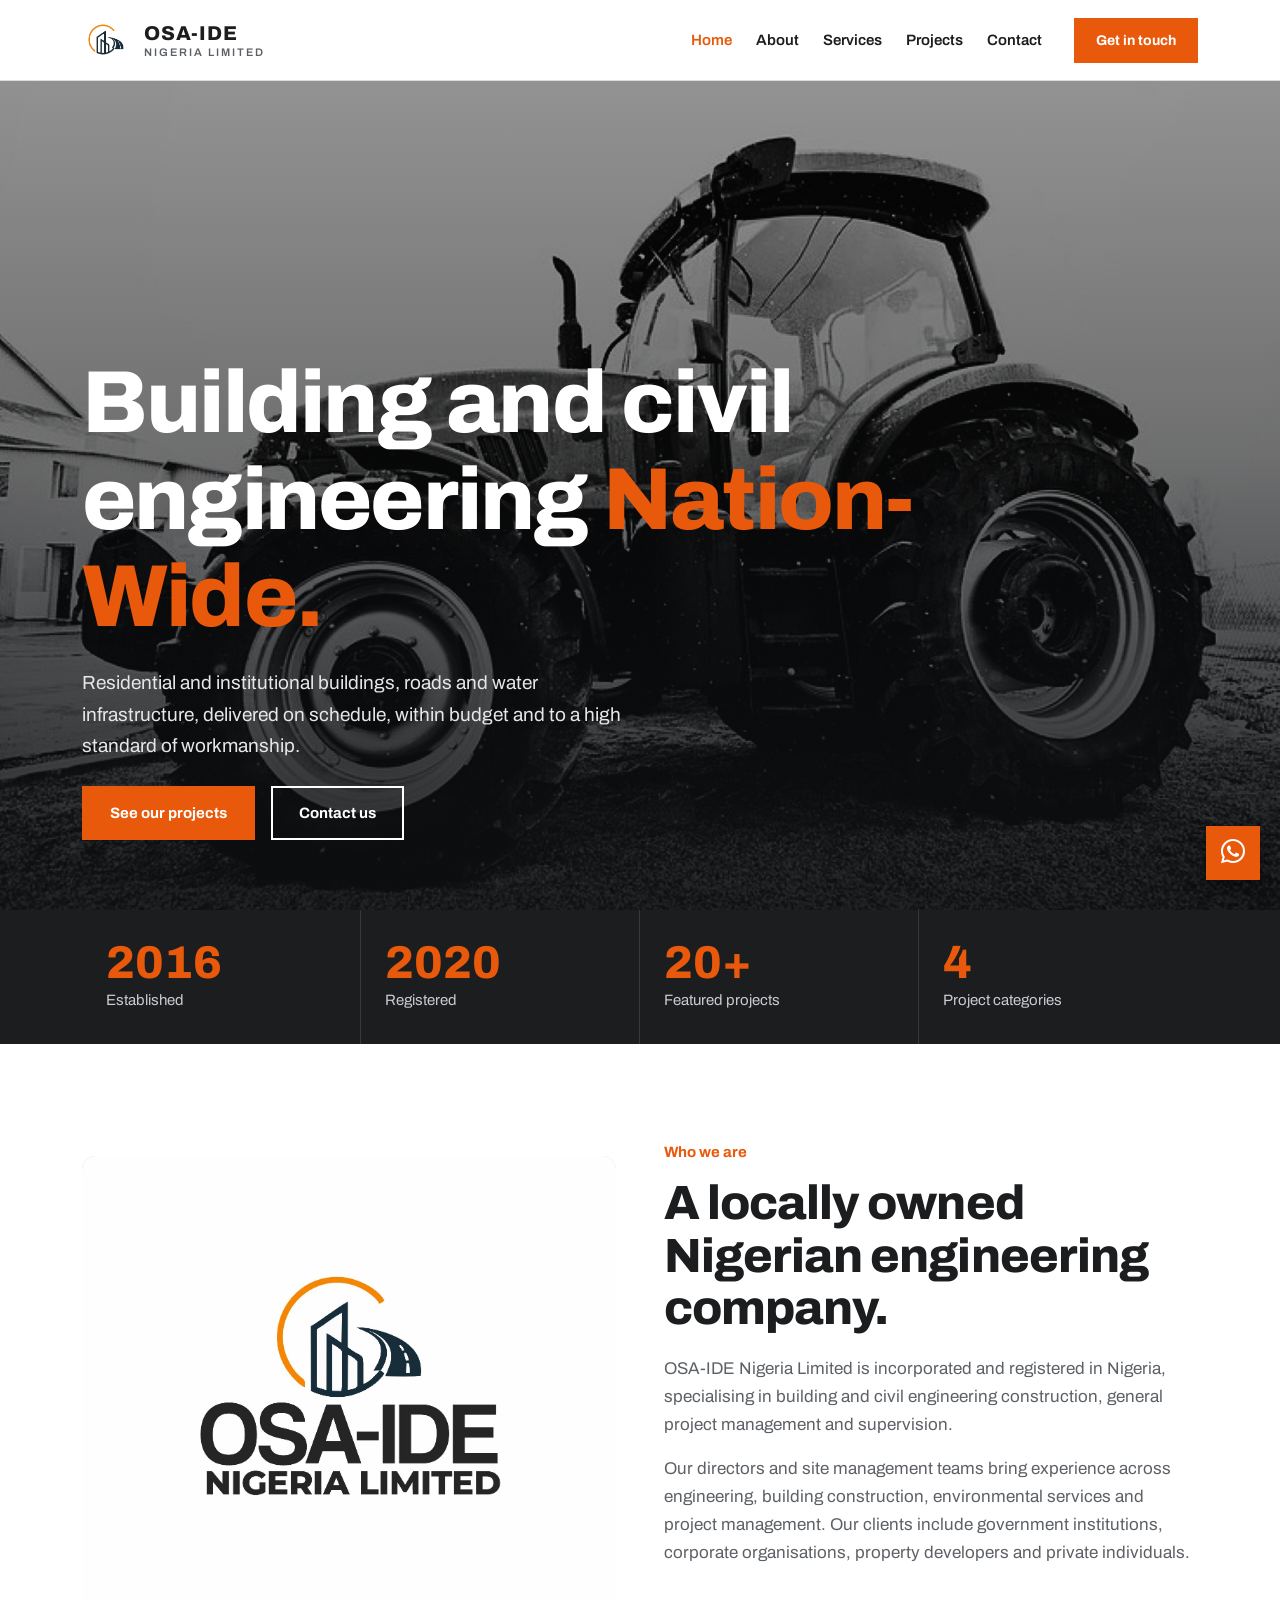
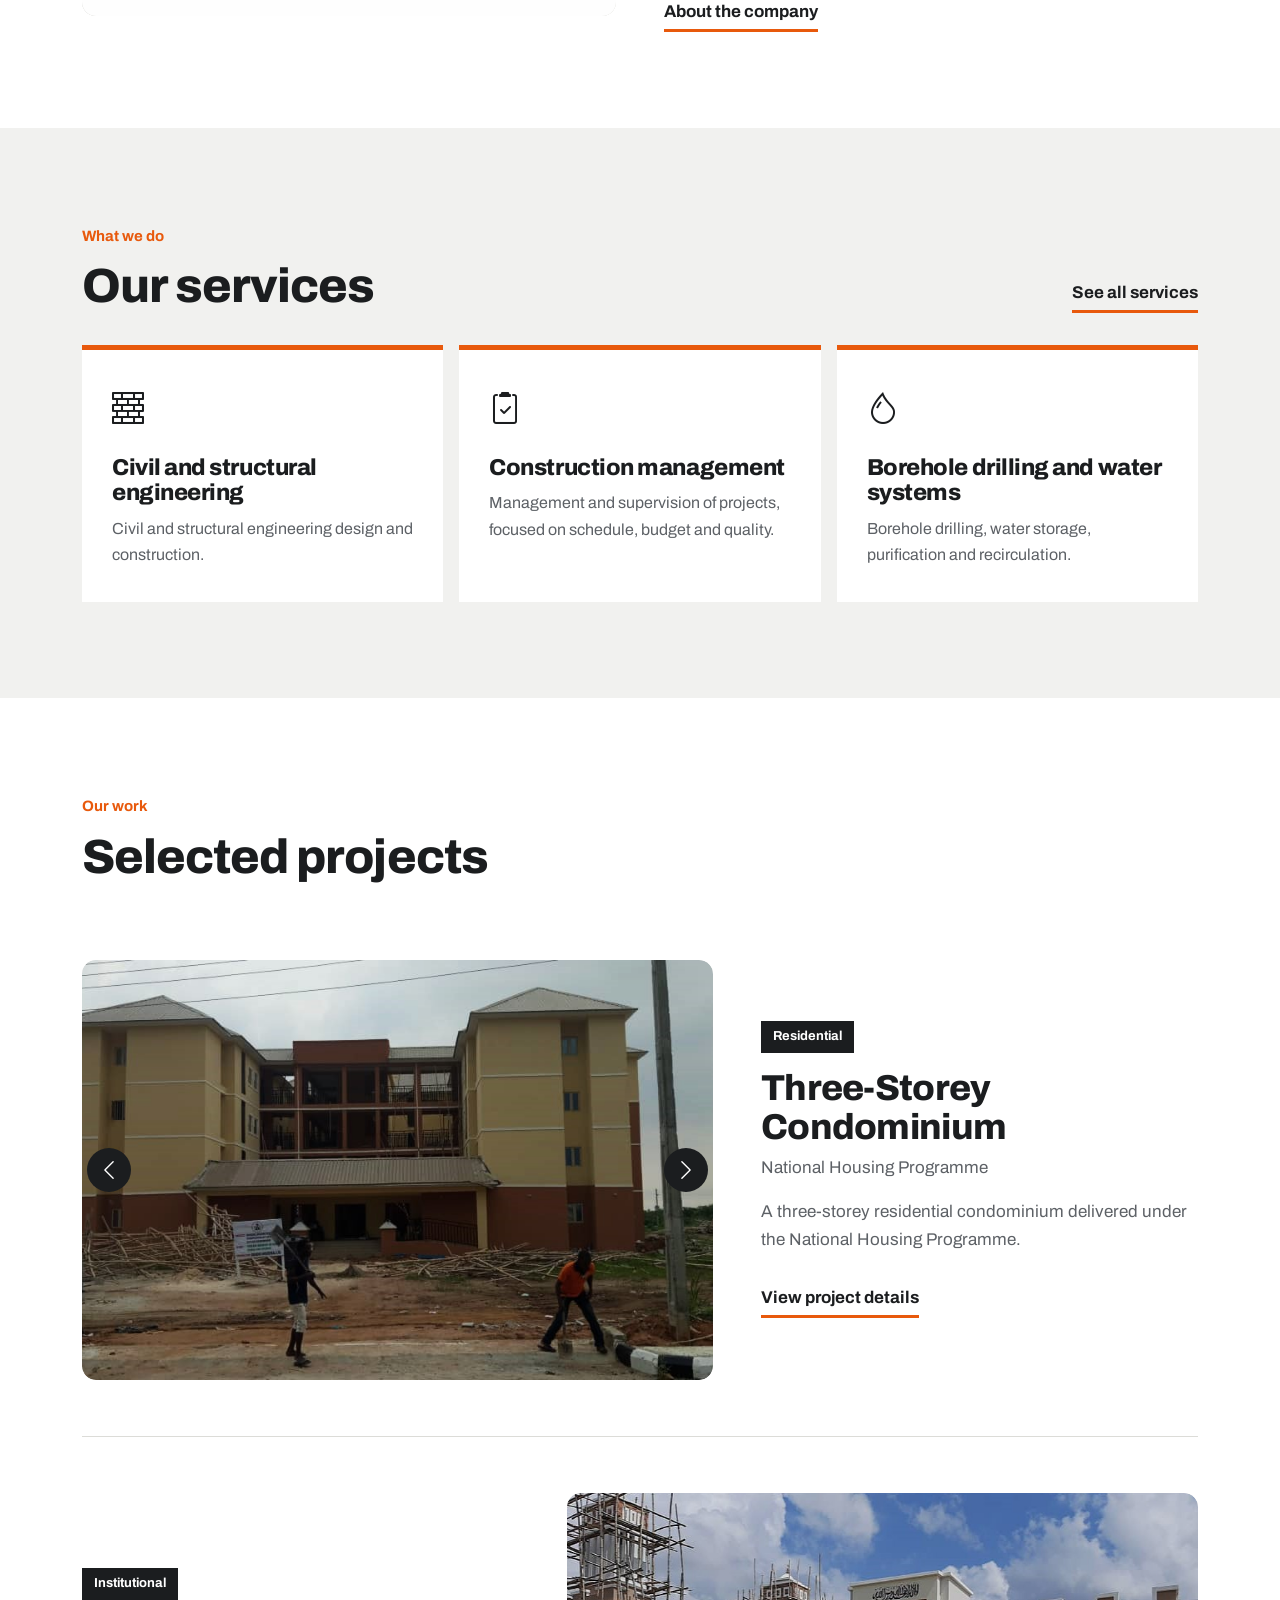
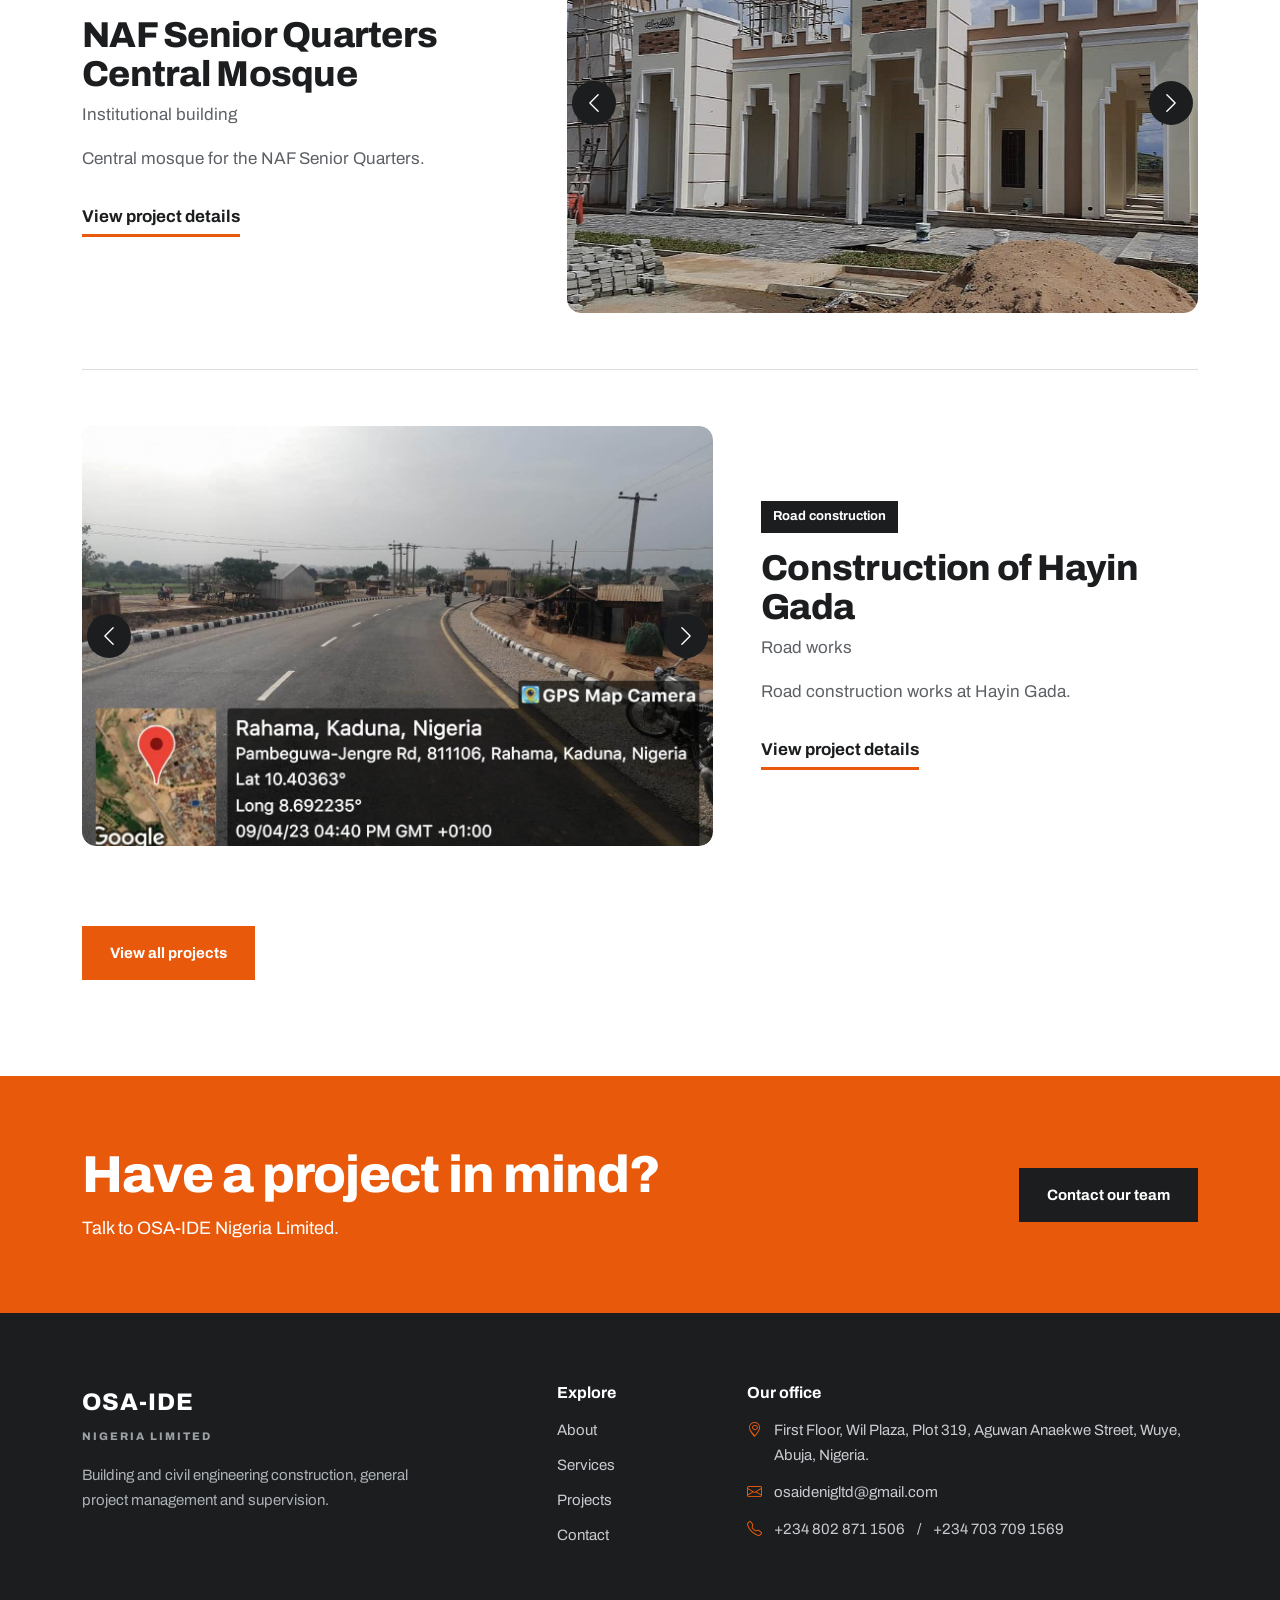
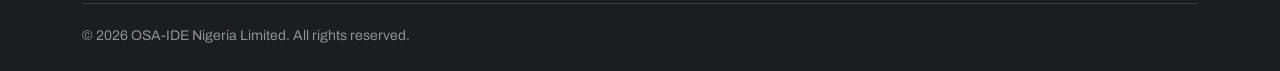
<file: project.html>
<!DOCTYPE html>
<html lang="en">
<head>
  <meta charset="UTF-8">
  <meta name="viewport" content="width=device-width, initial-scale=1.0">
  <title>Project | OSA-IDE Nigeria Limited</title>
  <link rel="icon" href="./IMAGES/LOGO/logo.png">
  <link href="https://cdn.jsdelivr.net/npm/bootstrap@5.3.3/dist/css/bootstrap.min.css" rel="stylesheet">
  <link rel="preconnect" href="https://fonts.googleapis.com"><link rel="preconnect" href="https://fonts.gstatic.com" crossorigin>
  <link href="https://fonts.googleapis.com/css2?family=Archivo:wght@400;500;600;700;800&display=swap" rel="stylesheet">
  <link rel="stylesheet" href="https://cdn.jsdelivr.net/npm/bootstrap-icons@1.11.3/font/bootstrap-icons.min.css">
  <link rel="stylesheet" href="style.css">
  <link rel="stylesheet" href="project.css">
</head>
<body>
  <nav class="navbar navbar-expand-lg site-navbar sticky-top" aria-label="Main">
    <div class="container">
      <a class="navbar-brand d-flex align-items-center gap-3" href="index.html">
        <img src="./IMAGES/LOGO/logo.png" alt="OSA-IDE logo" class="brand-logo" width="46" height="46">
        <span class="brand-name">OSA-IDE<small>NIGERIA LIMITED</small></span>
      </a>
      <button class="navbar-toggler" type="button" data-bs-toggle="collapse" data-bs-target="#mainNav" aria-controls="mainNav" aria-expanded="false" aria-label="Toggle navigation"><span class="navbar-toggler-icon"></span></button>
      <div class="collapse navbar-collapse" id="mainNav">
        <ul class="navbar-nav ms-auto align-items-lg-center gap-lg-4">
          <li class="nav-item"><a class="nav-link" href="index.html">Home</a></li>
          <li class="nav-item"><a class="nav-link" href="about.html">About</a></li>
          <li class="nav-item"><a class="nav-link" href="services.html">Services</a></li>
          <li class="nav-item"><a class="nav-link active" href="projects.html" aria-current="page">Projects</a></li>
          <li class="nav-item"><a class="nav-link" href="contact.html">Contact</a></li>
          <li class="nav-item ms-lg-2"><a href="contact.html" class="btn btn-orange nav-cta">Get in touch</a></li>
        </ul>
      </div>
    </div>
  </nav>

  <!-- ONE TEMPLATE FOR ALL SIX PROJECTS (project.html?p=mosque etc.).
       Text and photo paths come from js/projects.js -->
  <header class="page-head"><div class="container">
    <div class="crumbs"><a href="index.html#projects">Projects</a> / <span id="crumb"></span></div>
    <h1 id="p-title">Project</h1>
  </div></header>

  <main class="pad"><div class="container"><div class="row g-5">
    <div class="col-lg-8"><div class="gallery" id="p-gallery"></div></div>
    <div class="col-lg-4">
      <p class="label">Project details</p>
      <p class="lead-copy" id="p-summary"></p>
      <table class="facts"><tbody id="p-facts"></tbody></table>
      <a href="contact.html" class="btn btn-orange mt-4">Discuss a similar project</a>
      <a class="next-link mt-5" id="p-next" href="index.html"><small>Next project</small><strong></strong></a>
    </div>
  </div></div></main>

  <footer class="site-footer"><div class="container">
    <div class="row gy-5">
      <div class="col-lg-5"><a class="footer-brand" href="index.html">OSA-IDE<span>NIGERIA LIMITED</span></a>
        <p class="d">Building and civil engineering construction, general project management and supervision.</p></div>
      <div class="col-6 col-lg-2 footer-links"><h4>Explore</h4><a href="about.html">About</a><a href="services.html">Services</a><a href="projects.html">Projects</a><a href="contact.html">Contact</a></div>
      <div class="col-6 col-lg-5"><h4>Our office</h4>
        <p class="footer-contact"><i class="bi bi-geo-alt" aria-hidden="true"></i><span>First Floor, Wil Plaza, Plot 319, Aguwan Anaekwe Street, Wuye, Abuja, Nigeria.</span></p>
        <p class="footer-contact js-email"><i class="bi bi-envelope" aria-hidden="true"></i><a href="#"></a></p>
        <p class="footer-contact js-phone"><i class="bi bi-telephone" aria-hidden="true"></i><a href="#"></a></p>
      </div>
    </div>
    <div class="footer-bottom">&copy; <span class="js-year">2026</span> OSA-IDE Nigeria Limited. All rights reserved.</div>
  </div></footer>
  <a href="contact.html" class="floating-contact" aria-label="Contact OSA-IDE"><i class="bi bi-chat-dots"></i></a>

  <script src="https://cdn.jsdelivr.net/npm/bootstrap@5.3.3/dist/js/bootstrap.bundle.min.js"></script>
  <script src="js/projects.js"></script>
  <script>
  PROJECTS_READY.then(function(){
    var id=new URLSearchParams(location.search).get("p");
    var i=PROJECTS.findIndex(function(p){return p.id===id});
    if(i<0){location.replace("index.html#projects");return;}
    var p=PROJECTS[i], n=PROJECTS[(i+1)%PROJECTS.length];
    document.title=p.title+" | OSA-IDE Nigeria Limited";
    document.getElementById("crumb").textContent=p.title;
    document.getElementById("p-title").textContent=p.title;
    document.getElementById("p-summary").textContent=p.summary;
    var slides="",thumbs="";
    p.images.forEach(function(src,k){
      slides+='<div class="carousel-item ph'+(k==0?' active':'')+'" data-path="'+src+'"><img src="'+src+'" alt="'+p.title+', photo '+(k+1)+' of '+p.images.length+'" onerror="this.classList.add(\'img-missing\')"></div>';
      thumbs+='<button type="button" data-bs-target="#gal" data-bs-slide-to="'+k+'"'+(k==0?' class="active" aria-current="true"':'')+' aria-label="Photo '+(k+1)+'"><img src="'+src+'" alt="" loading="lazy" onerror="this.classList.add(\'img-missing\')"></button>';
    });
    document.getElementById("p-gallery").innerHTML='<div id="gal" class="carousel slide" data-bs-ride="false"><div class="carousel-inner">'+slides+'</div><button class="carousel-control-prev" type="button" data-bs-target="#gal" data-bs-slide="prev" aria-label="Previous photo"><span class="carousel-control-prev-icon"></span></button><button class="carousel-control-next" type="button" data-bs-target="#gal" data-bs-slide="next" aria-label="Next photo"><span class="carousel-control-next-icon"></span></button></div><div class="thumbs">'+thumbs+'</div>';
    document.getElementById("gal").addEventListener("slid.bs.carousel",function(e){
      document.querySelectorAll(".thumbs button").forEach(function(b,j){b.classList.toggle("active",j===e.to)});
    });
    var rows=[["Category",p.category],["Programme",p.programme],["Location",p.location],["Scope of work",p.scope],["Completed",p.completed],["Contractor","OSA-IDE Nigeria Limited"]];
    document.getElementById("p-facts").innerHTML=rows.filter(function(r){return r[1]}).map(function(r){return "<tr><th>"+r[0]+"</th><td>"+r[1]+"</td></tr>"}).join("");
    var a=document.getElementById("p-next");a.href="project.html?p="+n.id;a.querySelector("strong").textContent=n.title;
  });
  </script>
  <script src="js/script.js"></script>
</body>
</html>
</file>
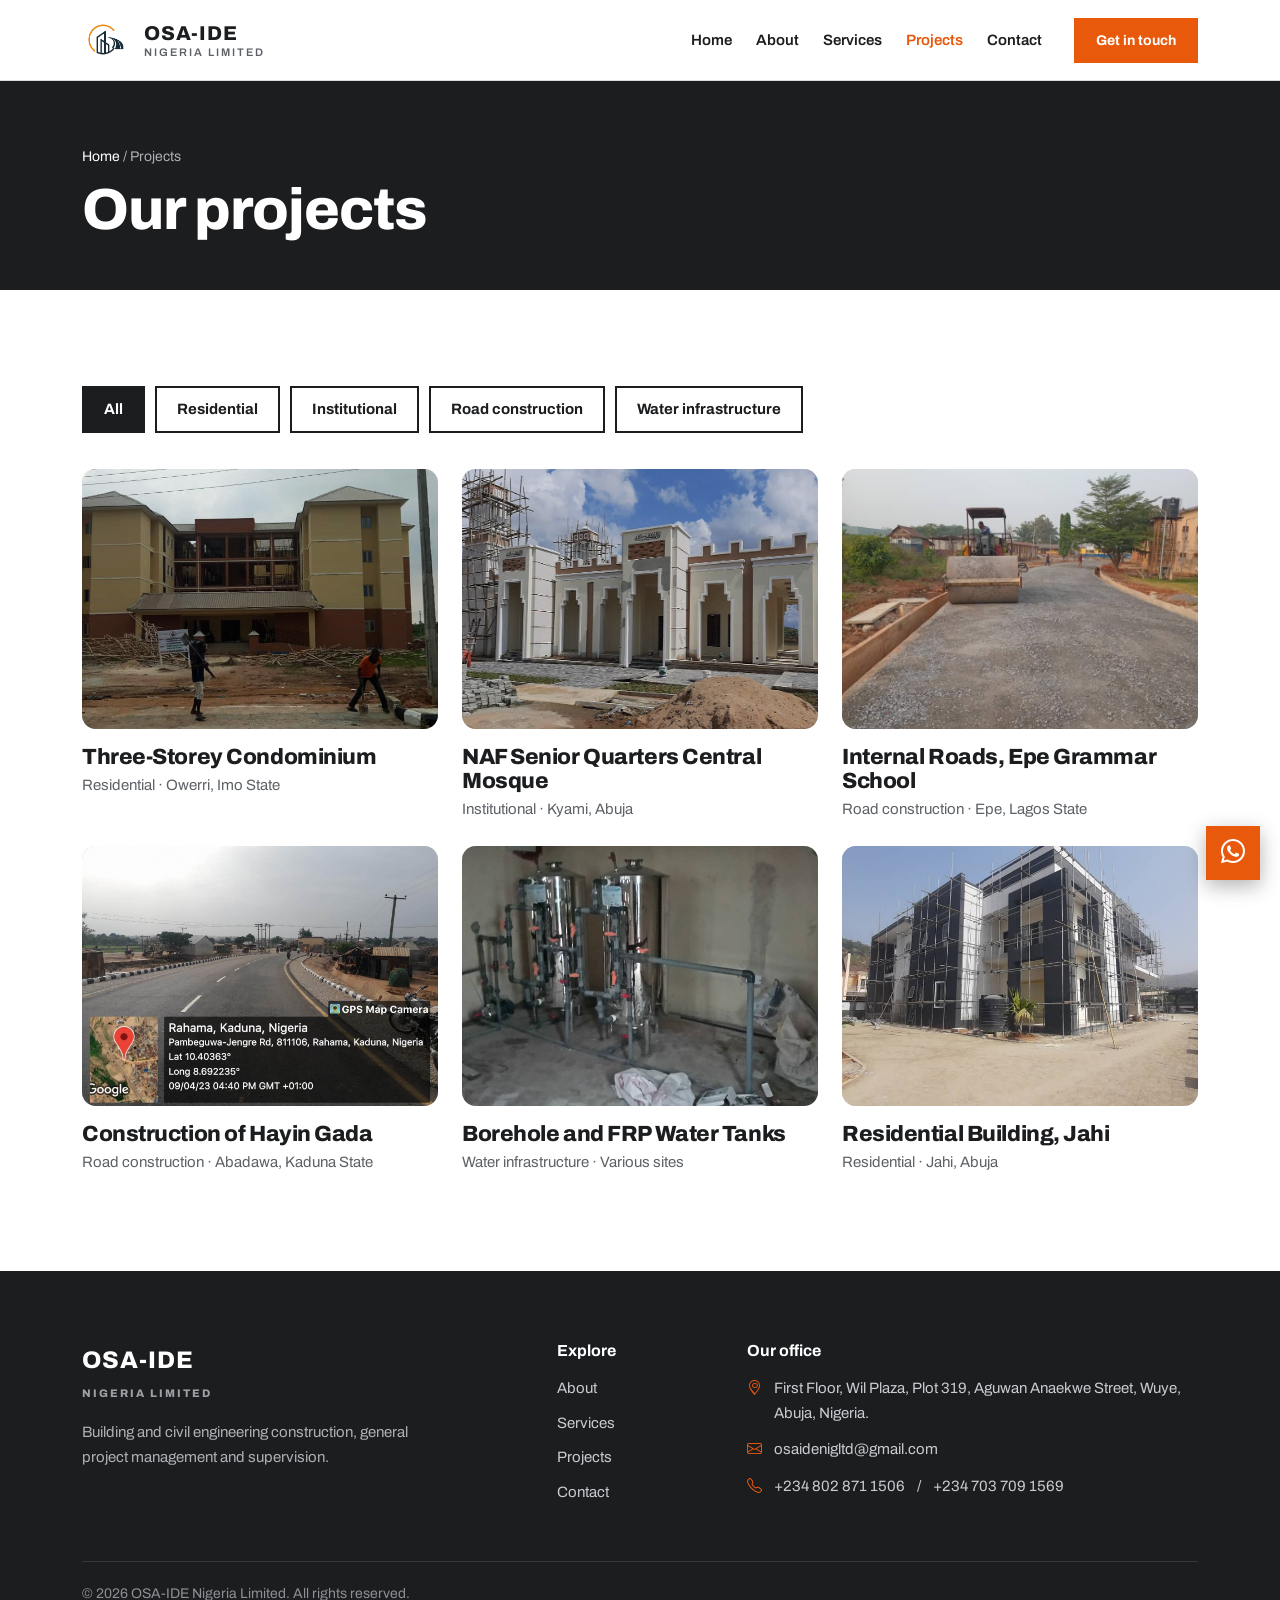
<file: projects.html>
<!DOCTYPE html>
<html lang="en">
<head>
  <meta charset="UTF-8">
  <meta name="viewport" content="width=device-width, initial-scale=1.0">
  <title>Projects | OSA-IDE Nigeria Limited</title>
  <meta name="description" content="Residential, institutional, road and water infrastructure projects by OSA-IDE Nigeria Limited.">
  <link rel="icon" href="./IMAGES/LOGO/logo.png">
  <link href="https://cdn.jsdelivr.net/npm/bootstrap@5.3.3/dist/css/bootstrap.min.css" rel="stylesheet">
  <link rel="preconnect" href="https://fonts.googleapis.com"><link rel="preconnect" href="https://fonts.gstatic.com" crossorigin>
  <link href="https://fonts.googleapis.com/css2?family=Archivo:wght@400;500;600;700;800&display=swap" rel="stylesheet">
  <link rel="stylesheet" href="https://cdn.jsdelivr.net/npm/bootstrap-icons@1.11.3/font/bootstrap-icons.min.css">
  <link rel="stylesheet" href="style.css">
  <link rel="stylesheet" href="project.css">
</head>
<body>
  <nav class="navbar navbar-expand-lg site-navbar sticky-top" aria-label="Main">
    <div class="container">
      <a class="navbar-brand d-flex align-items-center gap-3" href="index.html">
        <img src="./IMAGES/LOGO/logo.png" alt="OSA-IDE logo" class="brand-logo" width="46" height="46">
        <span class="brand-name">OSA-IDE<small>NIGERIA LIMITED</small></span>
      </a>
      <button class="navbar-toggler" type="button" data-bs-toggle="collapse" data-bs-target="#mainNav" aria-controls="mainNav" aria-expanded="false" aria-label="Toggle navigation"><span class="navbar-toggler-icon"></span></button>
      <div class="collapse navbar-collapse" id="mainNav">
        <ul class="navbar-nav ms-auto align-items-lg-center gap-lg-4">
          <li class="nav-item"><a class="nav-link" href="index.html">Home</a></li>
          <li class="nav-item"><a class="nav-link" href="about.html">About</a></li>
          <li class="nav-item"><a class="nav-link" href="services.html">Services</a></li>
          <li class="nav-item"><a class="nav-link active" href="projects.html" aria-current="page">Projects</a></li>
          <li class="nav-item"><a class="nav-link" href="contact.html">Contact</a></li>
          <li class="nav-item ms-lg-2"><a href="contact.html" class="btn btn-orange nav-cta">Get in touch</a></li>
        </ul>
      </div>
    </div>
  </nav>

  <header class="page-head"><div class="container"><div class="crumbs"><a href="index.html">Home</a> / Projects</div><h1>Our projects</h1></div></header>
  <main class="pad"><div class="container">
    <div class="filters" id="filters" role="group" aria-label="Filter projects"></div>
    <div class="row g-4" id="grid"></div>
  </div></main>
  <footer class="site-footer"><div class="container">
    <div class="row gy-5">
      <div class="col-lg-5"><a class="footer-brand" href="index.html">OSA-IDE<span>NIGERIA LIMITED</span></a>
        <p class="d">Building and civil engineering construction, general project management and supervision.</p></div>
      <div class="col-6 col-lg-2 footer-links"><h4>Explore</h4><a href="about.html">About</a><a href="services.html">Services</a><a href="projects.html">Projects</a><a href="contact.html">Contact</a></div>
      <div class="col-6 col-lg-5"><h4>Our office</h4>
        <p class="footer-contact"><i class="bi bi-geo-alt" aria-hidden="true"></i><span>First Floor, Wil Plaza, Plot 319, Aguwan Anaekwe Street, Wuye, Abuja, Nigeria.</span></p>
        <p class="footer-contact js-email"><i class="bi bi-envelope" aria-hidden="true"></i><a href="#"></a></p>
        <p class="footer-contact js-phone"><i class="bi bi-telephone" aria-hidden="true"></i><a href="#"></a></p>
      </div>
    </div>
    <div class="footer-bottom">&copy; <span class="js-year">2026</span> OSA-IDE Nigeria Limited. All rights reserved.</div>
  </div></footer>
  <a href="contact.html" class="floating-contact" aria-label="Contact OSA-IDE"><i class="bi bi-chat-dots"></i></a>

  <script src="https://cdn.jsdelivr.net/npm/bootstrap@5.3.3/dist/js/bootstrap.bundle.min.js"></script>
  <script src="https://cdn.jsdelivr.net/npm/bootstrap@5.3.3/dist/js/bootstrap.bundle.min.js"></script>
  <script src="js/projects.js"></script>
  <script>
  PROJECTS_READY.then(function(){
    var cats=["All"].concat(PROJECTS.map(function(p){return p.category}).filter(function(c,i,a){return a.indexOf(c)===i}));
    var f=document.getElementById("filters"),g=document.getElementById("grid");
    function draw(c){
      g.innerHTML=PROJECTS.filter(function(p){return c==="All"||p.category===c}).map(function(p){
        return '<div class="col-md-6 col-lg-4"><a class="pcard" href="project.html?p='+p.id+'"><div class="ph" data-path="'+p.images[0]+'"><img src="'+p.images[0]+'" alt="'+p.title+'" loading="lazy" onerror="this.classList.add(\'img-missing\')"></div><h3>'+p.title+'</h3><p>'+p.category+(p.location?" · "+p.location:"")+'</p></a></div>';}).join("");
      f.querySelectorAll("button").forEach(function(b){b.classList.toggle("on",b.textContent===c)});
    }
    cats.forEach(function(c){var b=document.createElement("button");b.type="button";b.textContent=c;b.onclick=function(){draw(c)};f.appendChild(b)});
    draw("All");
  });
  </script>
  <script src="js/script.js"></script>
</body>
</html>
</file>
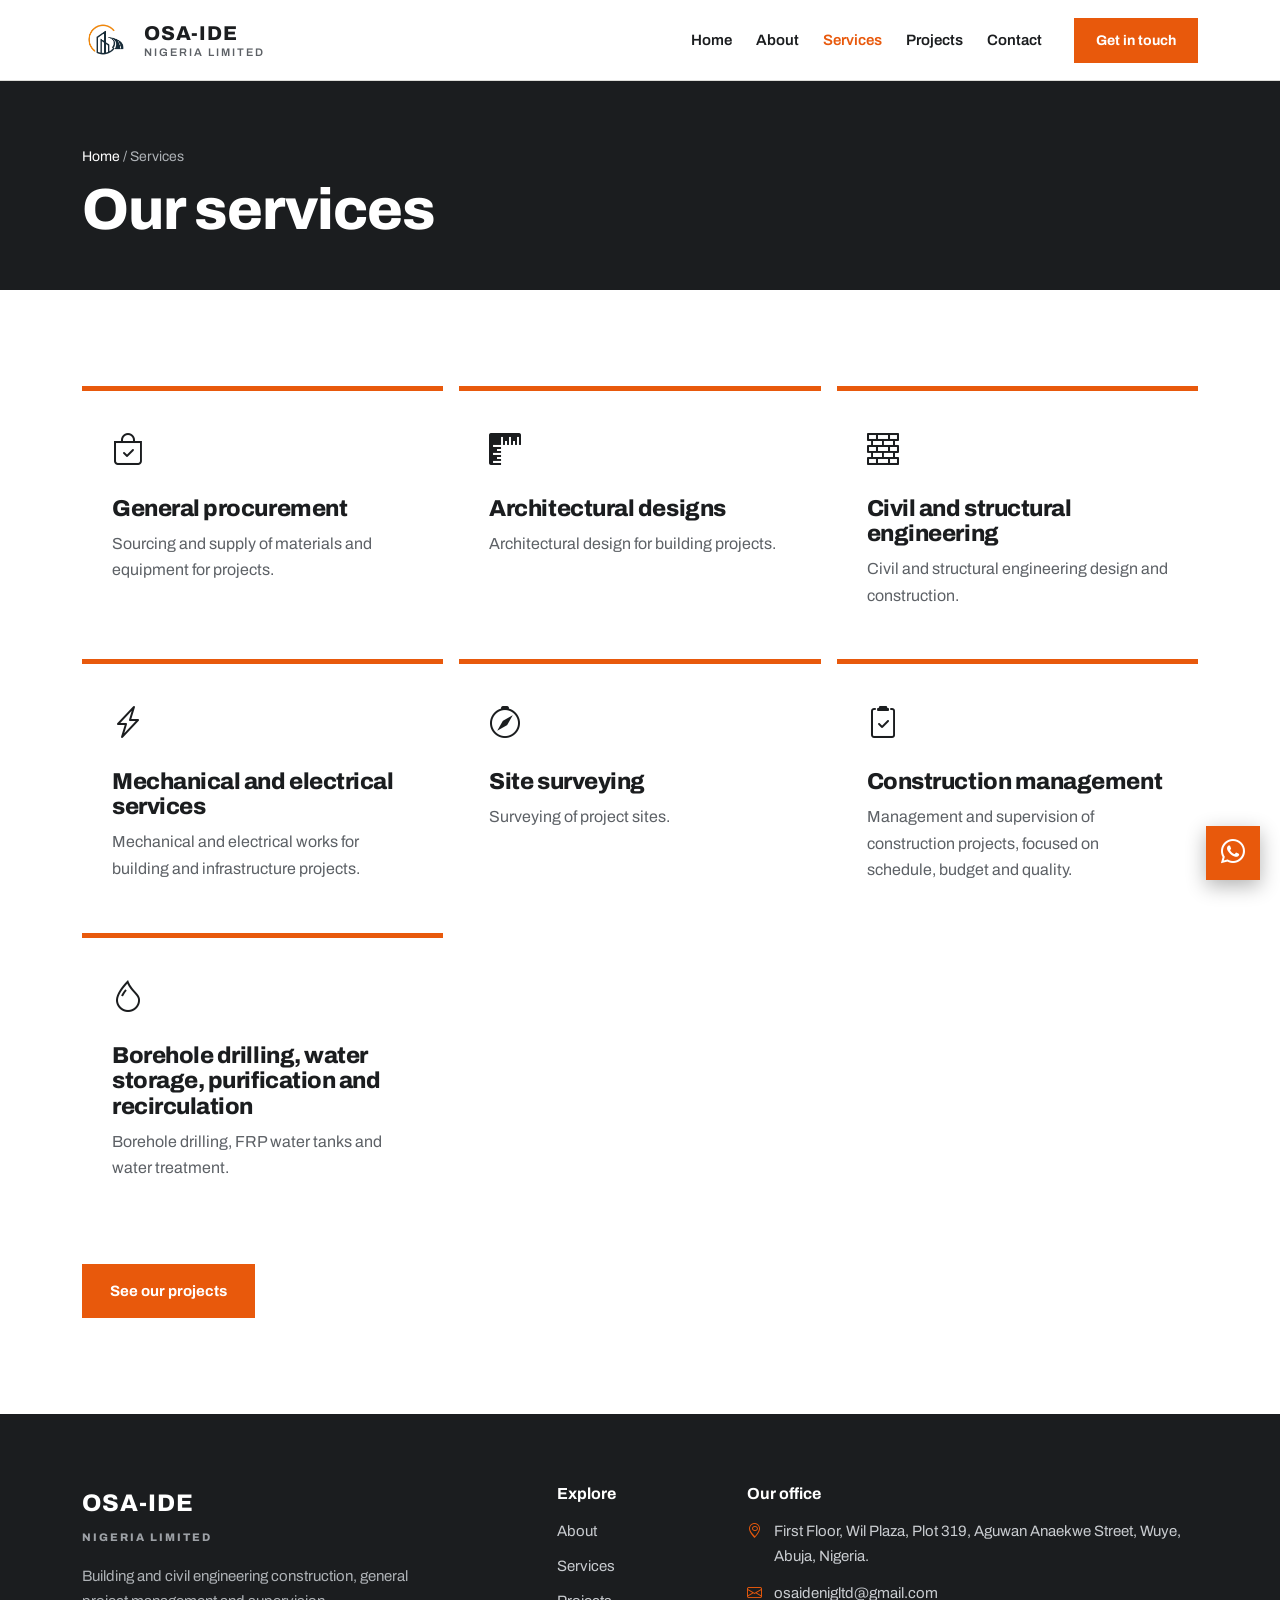
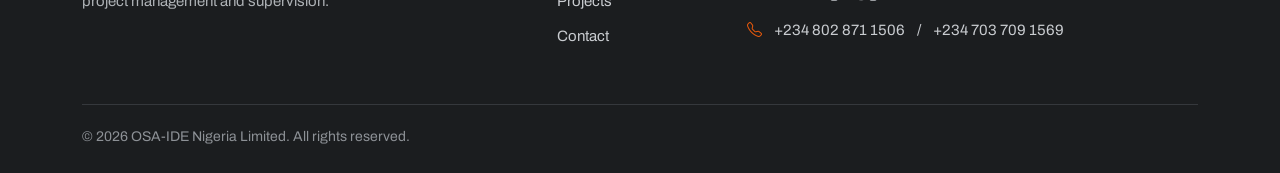
<file: services.html>
<!DOCTYPE html>
<html lang="en">
<head>
  <meta charset="UTF-8">
  <meta name="viewport" content="width=device-width, initial-scale=1.0">
  <title>Services | OSA-IDE Nigeria Limited</title>
  <meta name="description" content="Building construction, civil engineering works and project management by OSA-IDE Nigeria Limited in Abuja.">
  <link rel="icon" href="./IMAGES/LOGO/logo.png">
  <link href="https://cdn.jsdelivr.net/npm/bootstrap@5.3.3/dist/css/bootstrap.min.css" rel="stylesheet">
  <link rel="preconnect" href="https://fonts.googleapis.com"><link rel="preconnect" href="https://fonts.gstatic.com" crossorigin>
  <link href="https://fonts.googleapis.com/css2?family=Archivo:wght@400;500;600;700;800&display=swap" rel="stylesheet">
  <link rel="stylesheet" href="https://cdn.jsdelivr.net/npm/bootstrap-icons@1.11.3/font/bootstrap-icons.min.css">
  <link rel="stylesheet" href="style.css">
  <link rel="stylesheet" href="project.css">
</head>
<body>
  <nav class="navbar navbar-expand-lg site-navbar sticky-top" aria-label="Main">
    <div class="container">
      <a class="navbar-brand d-flex align-items-center gap-3" href="index.html">
        <img src="./IMAGES/LOGO/logo.png" alt="OSA-IDE logo" class="brand-logo" width="46" height="46">
        <span class="brand-name">OSA-IDE<small>NIGERIA LIMITED</small></span>
      </a>
      <button class="navbar-toggler" type="button" data-bs-toggle="collapse" data-bs-target="#mainNav" aria-controls="mainNav" aria-expanded="false" aria-label="Toggle navigation"><span class="navbar-toggler-icon"></span></button>
      <div class="collapse navbar-collapse" id="mainNav">
        <ul class="navbar-nav ms-auto align-items-lg-center gap-lg-4">
          <li class="nav-item"><a class="nav-link" href="index.html">Home</a></li>
          <li class="nav-item"><a class="nav-link" href="about.html">About</a></li>
          <li class="nav-item"><a class="nav-link active" href="services.html" aria-current="page">Services</a></li>
          <li class="nav-item"><a class="nav-link" href="projects.html">Projects</a></li>
          <li class="nav-item"><a class="nav-link" href="contact.html">Contact</a></li>
          <li class="nav-item ms-lg-2"><a href="contact.html" class="btn btn-orange nav-cta">Get in touch</a></li>
        </ul>
      </div>
    </div>
  </nav>

  <header class="page-head"><div class="container"><div class="crumbs"><a href="index.html">Home</a> / Services</div><h1>Our services</h1></div></header>
  <main class="pad"><div class="container">
    <!-- SERVICE LIST: taken from the printed company profile (page 3). The short descriptions are my wording: edit freely. -->
    <div class="row g-3"><div class="col-md-6 col-lg-4"><div class="service"><i class="bi bi-bag-check" aria-hidden="true"></i><h3>General procurement</h3><p>Sourcing and supply of materials and equipment for projects.</p></div></div><div class="col-md-6 col-lg-4"><div class="service"><i class="bi bi-rulers" aria-hidden="true"></i><h3>Architectural designs</h3><p>Architectural design for building projects.</p></div></div><div class="col-md-6 col-lg-4"><div class="service"><i class="bi bi-bricks" aria-hidden="true"></i><h3>Civil and structural engineering</h3><p>Civil and structural engineering design and construction.</p></div></div><div class="col-md-6 col-lg-4"><div class="service"><i class="bi bi-lightning-charge" aria-hidden="true"></i><h3>Mechanical and electrical services</h3><p>Mechanical and electrical works for building and infrastructure projects.</p></div></div><div class="col-md-6 col-lg-4"><div class="service"><i class="bi bi-compass" aria-hidden="true"></i><h3>Site surveying</h3><p>Surveying of project sites.</p></div></div><div class="col-md-6 col-lg-4"><div class="service"><i class="bi bi-clipboard2-check" aria-hidden="true"></i><h3>Construction management</h3><p>Management and supervision of construction projects, focused on schedule, budget and quality.</p></div></div><div class="col-md-6 col-lg-4"><div class="service"><i class="bi bi-droplet" aria-hidden="true"></i><h3>Borehole drilling, water storage, purification and recirculation</h3><p>Borehole drilling, FRP water tanks and water treatment.</p></div></div></div>
    <div class="mt-5"><a href="projects.html" class="btn btn-orange btn-lg">See our projects</a></div>
  </div></main>
  <footer class="site-footer"><div class="container">
    <div class="row gy-5">
      <div class="col-lg-5"><a class="footer-brand" href="index.html">OSA-IDE<span>NIGERIA LIMITED</span></a>
        <p class="d">Building and civil engineering construction, general project management and supervision.</p></div>
      <div class="col-6 col-lg-2 footer-links"><h4>Explore</h4><a href="about.html">About</a><a href="services.html">Services</a><a href="projects.html">Projects</a><a href="contact.html">Contact</a></div>
      <div class="col-6 col-lg-5"><h4>Our office</h4>
        <p class="footer-contact"><i class="bi bi-geo-alt" aria-hidden="true"></i><span>First Floor, Wil Plaza, Plot 319, Aguwan Anaekwe Street, Wuye, Abuja, Nigeria.</span></p>
        <p class="footer-contact js-email"><i class="bi bi-envelope" aria-hidden="true"></i><a href="#"></a></p>
        <p class="footer-contact js-phone"><i class="bi bi-telephone" aria-hidden="true"></i><a href="#"></a></p>
      </div>
    </div>
    <div class="footer-bottom">&copy; <span class="js-year">2026</span> OSA-IDE Nigeria Limited. All rights reserved.</div>
  </div></footer>
  <a href="contact.html" class="floating-contact" aria-label="Contact OSA-IDE"><i class="bi bi-chat-dots"></i></a>

  <script src="https://cdn.jsdelivr.net/npm/bootstrap@5.3.3/dist/js/bootstrap.bundle.min.js"></script>
  <script src="https://cdn.jsdelivr.net/npm/bootstrap@5.3.3/dist/js/bootstrap.bundle.min.js"></script>
  <script src="js/script.js"></script>
</body>
</html>
</file>
<file: style.css>
/* OSA-IDE NIGERIA LIMITED - stylesheet (concrete grey, white, safety orange) */
:root{--orange:#e8590c;--orange-dark:#c24a08;--ink:#1b1d1f;--grey:#f1f1ef;--mid:#5d6166;--line:#dcdcd8;--font:"Archivo",system-ui,sans-serif}
html{scroll-behavior:smooth}
body{font-family:var(--font);color:var(--ink);background:#fff;font-size:17px;line-height:1.65}
a{text-decoration:none}
:focus-visible{outline:3px solid var(--orange);outline-offset:3px}
@media(prefers-reduced-motion:reduce){html{scroll-behavior:auto}*{transition:none!important}}
h1,h2,h3{font-weight:800;letter-spacing:-.02em;line-height:1.1}

/* nav */
.site-navbar{background:#fff;border-bottom:1px solid var(--line);padding:12px 0;z-index:1000}
.brand-logo{width:46px;height:46px;object-fit:contain}
.brand-name{color:var(--ink);font-weight:800;font-size:20px;letter-spacing:.04em;line-height:1}
.brand-name small{display:block;color:var(--mid);font-size:11px;font-weight:600;letter-spacing:.18em;margin-top:4px}
.navbar-nav .nav-link{color:var(--ink);font-size:15px;font-weight:600;padding:10px 0!important}
.navbar-nav .nav-link:hover,.navbar-nav .nav-link.active{color:var(--orange)}
.navbar-toggler{border:0;box-shadow:none!important}
.btn{border-radius:0;font-weight:700;font-size:15px;padding:14px 26px}
.btn-orange{background:var(--orange);border:2px solid var(--orange);color:#fff}
.btn-orange:hover{background:var(--orange-dark);border-color:var(--orange-dark);color:#fff}
.btn-line{border:2px solid #fff;color:#fff}
.btn-line:hover{background:#fff;color:var(--ink)}
.nav-cta{padding:10px 20px;font-size:14px}

/* hero: photo layer (images/hero.jpg) over a concrete-grey fallback */
.hero{min-height:calc(100vh - 71px);min-height:calc(100svh - 71px);display:flex;align-items:flex-end;color:#fff;
 background:linear-gradient(0deg,rgba(15,16,18,.88) 0%,rgba(15,16,18,.45) 55%,rgba(15,16,18,.25) 100%),url("./IMAGES/hero1.jpg") center/cover no-repeat,#34383c}
.hero-inner{padding:90px 12px 70px}
.hero h1{font-size:clamp(40px,7vw,88px);max-width:12em;margin-bottom:22px}
.hero h1 b{color:var(--orange);font-weight:800}
.hero p{max-width:560px;font-size:19px;color:#e6e7e8}
.hero-note{position:absolute;top:96px;right:20px;font-size:12px;color:#aeb2b6}

/* stats */
.stats{background:var(--ink);color:#fff}
.stat{padding:30px 24px;border-right:1px solid #35383c;height:100%}
.stat strong{display:block;font-size:46px;font-weight:800;color:var(--orange);line-height:1}
.stat span{font-size:15px;color:#c9ccd0}
.stats .col-6:last-child .stat,.stats .col-lg-3:last-child .stat{border-right:0}

/* sections */
.pad{padding:96px 0}
.bg-grey{background:var(--grey)}
.label{color:var(--orange);font-weight:700;font-size:15px;margin-bottom:12px}
.title{font-size:clamp(30px,4vw,48px);margin-bottom:20px}
.lead-copy{color:var(--mid);max-width:600px}
.more{display:inline-block;margin-top:14px;color:var(--ink);font-weight:700;border-bottom:3px solid var(--orange);padding-bottom:3px}
.more:hover{color:var(--orange)}

/* image placeholders (dashed box naming the file) */
.ph{position:relative;background:#d9d9d5;overflow:hidden}
.ph::before{content:"Place photo here:\A" attr(data-path);white-space:pre;position:absolute;inset:14px;display:grid;place-items:center;text-align:center;border:2px dashed #a3a39d;color:#55585c;font-size:14px;line-height:1.6;z-index:0}
.ph>img{position:relative;z-index:1}
.img-missing{visibility:hidden}

.intro-img{height:460px}
.intro-img img{width:100%;height:100%;object-fit:cover;display:block}

/* services */
.service{height:100%;background:#fff;padding:34px 30px;border-top:5px solid var(--orange)}
.service i{font-size:32px;color:var(--ink);display:block;margin-bottom:18px}
.service h3{font-size:23px;margin-bottom:10px}
.service p{color:var(--mid);font-size:16px;margin:0}

/* project rows with sliders */
.project{padding:56px 0;border-top:1px solid var(--line)}
.project:first-of-type{border-top:0}
.project .carousel-item{height:420px}
.project .carousel-item img{width:100%;height:100%;object-fit:cover;display:block}
.project .carousel-control-prev,.project .carousel-control-next{width:54px;opacity:1}
.project .carousel-control-prev-icon,.project .carousel-control-next-icon{background-color:var(--ink);background-size:50%;width:44px;height:44px}
.project .carousel-control-prev-icon:hover,.project .carousel-control-next-icon:hover{background-color:var(--orange)}
.tag{display:inline-block;background:var(--ink);color:#fff;font-size:13px;font-weight:700;padding:5px 12px;margin-bottom:16px}
.project h3{font-size:clamp(26px,3vw,36px);margin-bottom:6px}
.project .where{color:var(--mid);margin-bottom:16px}

/* standards + cta */
.standard{padding:22px 0;border-bottom:1px solid var(--line)}
.standard:first-child{border-top:1px solid var(--line)}
.standard h3{font-size:21px;margin-bottom:5px}
.standard p{color:var(--mid);font-size:16px;margin:0}
.cta{background:var(--orange);color:#fff;padding:70px 0}
.cta h2{font-size:clamp(30px,4.4vw,52px);margin-bottom:10px}
.cta p{margin:0;font-size:18px}
.btn-dark2{background:var(--ink);border:2px solid var(--ink);color:#fff}
.btn-dark2:hover{background:#000;color:#fff}

/* footer */
.site-footer{background:var(--ink);color:#c9ccd0;padding:70px 0 24px}
.footer-brand{color:#fff;font-size:24px;font-weight:800;letter-spacing:.04em}
.footer-brand span{display:block;font-size:11px;letter-spacing:.18em;color:#9da1a6;margin-top:4px}
.site-footer p.d{font-size:15px;color:#aeb2b6;max-width:340px;margin-top:18px}
.site-footer h4{color:#fff;font-size:16px;font-weight:700;margin-bottom:16px}
.footer-links a{display:block;color:#c9ccd0;font-size:15px;margin-bottom:10px}
.site-footer a:hover{color:var(--orange)}
.footer-contact{display:flex;gap:12px;font-size:15px;margin-bottom:12px}
.footer-contact[hidden]{display:none}
.footer-contact i{color:var(--orange)}
.footer-contact a{color:inherit}
.footer-bottom{border-top:1px solid #35383c;margin-top:46px;padding-top:20px;font-size:14px;color:#8d9196}
.floating-contact{position:fixed;z-index:900;right:20px;bottom:20px;width:54px;height:54px;display:grid;place-items:center;background:var(--orange);color:#fff;font-size:24px;box-shadow:0 6px 20px rgba(0,0,0,.3)}
.floating-contact:hover{background:var(--orange-dark);color:#fff}

@media(max-width:991.98px){.pad{padding:72px 0}.project .carousel-item{height:340px}}
@media(max-width:767.98px){body{font-size:16px}.pad{padding:56px 0}.hero p{font-size:17px}.hero-note{display:none}.intro-img{height:300px}.project{padding:40px 0}.project .carousel-item{height:260px}.stat{padding:22px 16px}.stat strong{font-size:36px}.stats .col-6:nth-child(2) .stat{border-right:0}}

/* project details page */
.page-head{background:var(--ink);color:#fff;padding:64px 0 48px}
.page-head h1{font-size:clamp(32px,5vw,58px);max-width:16em;margin:10px 0 0}
.crumbs{font-size:14px;color:#aeb2b6}.crumbs a{color:#fff}.crumbs a:hover{color:var(--orange)}
.gallery .carousel-item{height:540px}
.gallery .carousel-item img{width:100%;height:100%;object-fit:cover;display:block}
.gallery .carousel-control-prev,.gallery .carousel-control-next{width:60px;opacity:1}
.gallery .carousel-control-prev-icon,.gallery .carousel-control-next-icon{background-color:var(--ink);background-size:50%;width:46px;height:46px}
.thumbs{display:grid;grid-template-columns:repeat(5,1fr);gap:8px;margin-top:8px}
.thumbs button{border:0;padding:0;height:90px;background:#d9d9d5;opacity:.65;border-bottom:4px solid transparent}
.thumbs button.active{opacity:1;border-color:var(--orange)}
.thumbs img{width:100%;height:100%;object-fit:cover;display:block}
.facts{width:100%;border-collapse:collapse}
.facts th,.facts td{padding:14px 0;border-bottom:1px solid var(--line);vertical-align:top;text-align:left}
.facts th{width:38%;font-size:14px;color:var(--mid);font-weight:600}
.facts td{font-weight:600}
.next-link{display:block;padding:26px 0;border-top:1px solid var(--line);color:var(--ink)}
.next-link small{display:block;color:var(--mid)}.next-link strong{font-size:22px}.next-link:hover strong{color:var(--orange)}
@media(max-width:767.98px){.gallery .carousel-item{height:300px}.thumbs button{height:54px}}

/* ===== PASTE THIS AT THE VERY END OF style.css =====
   Photo boxes: a soft grey shimmer while the photo loads.
   The "Place photo here" label only shows if a photo is really missing. */
.ph::before{content:"";inset:0;border:0;background:linear-gradient(100deg,#d9d9d5 30%,#e8e8e4 50%,#d9d9d5 70%) 0 0/200% 100%;animation:phshine 1.4s linear infinite}
.ph:has(img.img-missing)::before{content:"Place photo here:\A" attr(data-path);inset:14px;border:2px dashed #a3a39d;background:none;animation:none}
@keyframes phshine{to{background-position:-200% 0}}
@media(prefers-reduced-motion:reduce){.ph::before{animation:none}}

.section-heading-row{display:flex;align-items:end;justify-content:space-between;gap:24px;margin-bottom:34px;flex-wrap:wrap}
.section-heading-row{display:flex;align-items:end;justify-content:space-between;gap:24px;margin-bottom:32px}

/* rounded image corners */
.ph,.carousel,.intro-img{border-radius:14px;overflow:hidden}
.thumbs button{border-radius:8px;overflow:hidden}
.carousel-control-prev-icon,.carousel-control-next-icon{border-radius:50%}
</file>
<file: project.css>
/* Extra styles for project.html. Loads AFTER style.css. */
.page-head{background:var(--ink);color:#fff;padding:64px 0 48px}
.page-head h1{font-size:clamp(32px,5vw,58px);max-width:16em;margin:10px 0 0}
.crumbs{font-size:14px;color:#aeb2b6}.crumbs a{color:#fff}.crumbs a:hover{color:var(--orange)}
.gallery .carousel-item{height:540px}
.gallery .carousel-item img{width:100%;height:100%;object-fit:cover;display:block}
.gallery .carousel-control-prev,.gallery .carousel-control-next{width:60px;opacity:1}
.gallery .carousel-control-prev-icon,.gallery .carousel-control-next-icon{background-color:var(--ink);background-size:50%;width:46px;height:46px}
.thumbs{display:grid;grid-template-columns:repeat(5,1fr);gap:8px;margin-top:8px}
.thumbs button{border:0;padding:0;height:90px;background:#d9d9d5;opacity:.65;border-bottom:4px solid transparent}
.thumbs button.active{opacity:1;border-color:var(--orange)}
.thumbs img{width:100%;height:100%;object-fit:cover;display:block}
.facts{width:100%;border-collapse:collapse}
.facts th,.facts td{padding:14px 0;border-bottom:1px solid var(--line);vertical-align:top;text-align:left}
.facts th{width:38%;font-size:14px;color:var(--mid);font-weight:600}
.facts td{font-weight:600}
.next-link{display:block;padding:26px 0;border-top:1px solid var(--line);color:var(--ink)}
.next-link small{display:block;color:var(--mid)}.next-link strong{font-size:22px}.next-link:hover strong{color:var(--orange)}
@media(max-width:767.98px){.gallery .carousel-item{height:300px}.thumbs button{height:54px}}

/* projects page: filters + cards; inner pages */
.filters{display:flex;flex-wrap:wrap;gap:10px;margin-bottom:36px}
.filters button{border:2px solid var(--ink);background:#fff;color:var(--ink);font-weight:700;font-size:15px;padding:9px 20px}
.filters button:hover{border-color:var(--orange);color:var(--orange)}
.filters button.on{background:var(--ink);color:#fff}
.pcard{display:block;color:var(--ink);height:100%}
.pcard .ph{height:260px}
.pcard img{width:100%;height:100%;object-fit:cover;display:block;transition:transform .4s}
.pcard:hover img{transform:scale(1.04)}
.pcard h3{font-size:22px;margin:16px 0 4px}
.pcard:hover h3{color:var(--orange)}
.pcard p{color:var(--mid);margin:0;font-size:15px}
.timeline{border-left:3px solid var(--orange);padding-left:24px}
.timeline div{margin-bottom:26px}.timeline strong{display:block;font-size:30px;font-weight:800}
.contact-card{background:var(--grey);padding:34px}
.contact-card .footer-contact{color:var(--ink)}
.form-control{border-radius:0;border:2px solid var(--line);padding:12px 14px}
.form-control:focus{border-color:var(--orange);box-shadow:none}
.map{border:0;width:100%;height:380px;display:block}

.person{display:flex;gap:18px;align-items:center;margin-bottom:22px}
.person .ph{width:96px;height:96px;flex:none;border-radius:50%}
.person .ph::before{border-radius:50%}
.person .ph:has(img.img-missing)::before{content:"Photo";inset:6px;font-size:12px;white-space:normal}
.person img{width:100%;height:100%;object-fit:cover;display:block}
.person h3{font-size:19px;margin:0 0 2px}.person p{margin:0;color:var(--mid);font-size:15px}
.vm{padding:34px;height:100%}.vm.dark{background:var(--ink);color:#fff}.vm.blue{background:var(--orange);color:#fff}
.vm h3{font-size:26px;margin-bottom:12px}.vm p{margin:0;font-size:17px}
.person.np{border-left:3px solid var(--orange);padding-left:16px}

/* vision, mission and belief (about page) */
.vm-card{position:relative;overflow:hidden;height:100%;padding:44px 40px;border-radius:14px;color:#fff}
.vm-card.dark{background:var(--ink)}
.vm-card.accent{background:var(--orange)}
.vm-mark{position:absolute;right:-18px;bottom:-34px;font-size:210px;line-height:1;opacity:.08}
.vm-icon{width:64px;height:64px;display:grid;place-items:center;border:2px solid rgba(255,255,255,.6);border-radius:50%;font-size:28px;margin-bottom:26px}
.vm-card .k{font-size:13px;font-weight:700;letter-spacing:.14em;text-transform:uppercase;opacity:.8;margin:0 0 8px}
.vm-card h3{font-size:34px;margin-bottom:14px}
.vm-card p:last-child{position:relative;font-size:19px;line-height:1.7;margin:0;max-width:30em}
.belief{margin-top:72px;padding-top:56px;border-top:1px solid var(--line)}
.belief .k{color:var(--orange);font-weight:700;font-size:14px;margin-bottom:12px}
.belief h2{font-size:clamp(32px,5vw,58px);max-width:14em}
.belief h2 span{color:var(--orange)}
.belief-item{display:flex;gap:18px}
.belief-item>i{flex:none;width:52px;height:52px;display:grid;place-items:center;background:var(--ink);color:#fff;font-size:24px;border-radius:12px}
.belief-item h3{font-size:21px;margin:0 0 6px}
.belief-item p{color:var(--mid);margin:0;font-size:16px}
@media(max-width:767.98px){.vm-card{padding:34px 26px}.belief{margin-top:52px;padding-top:40px}}
</file>
